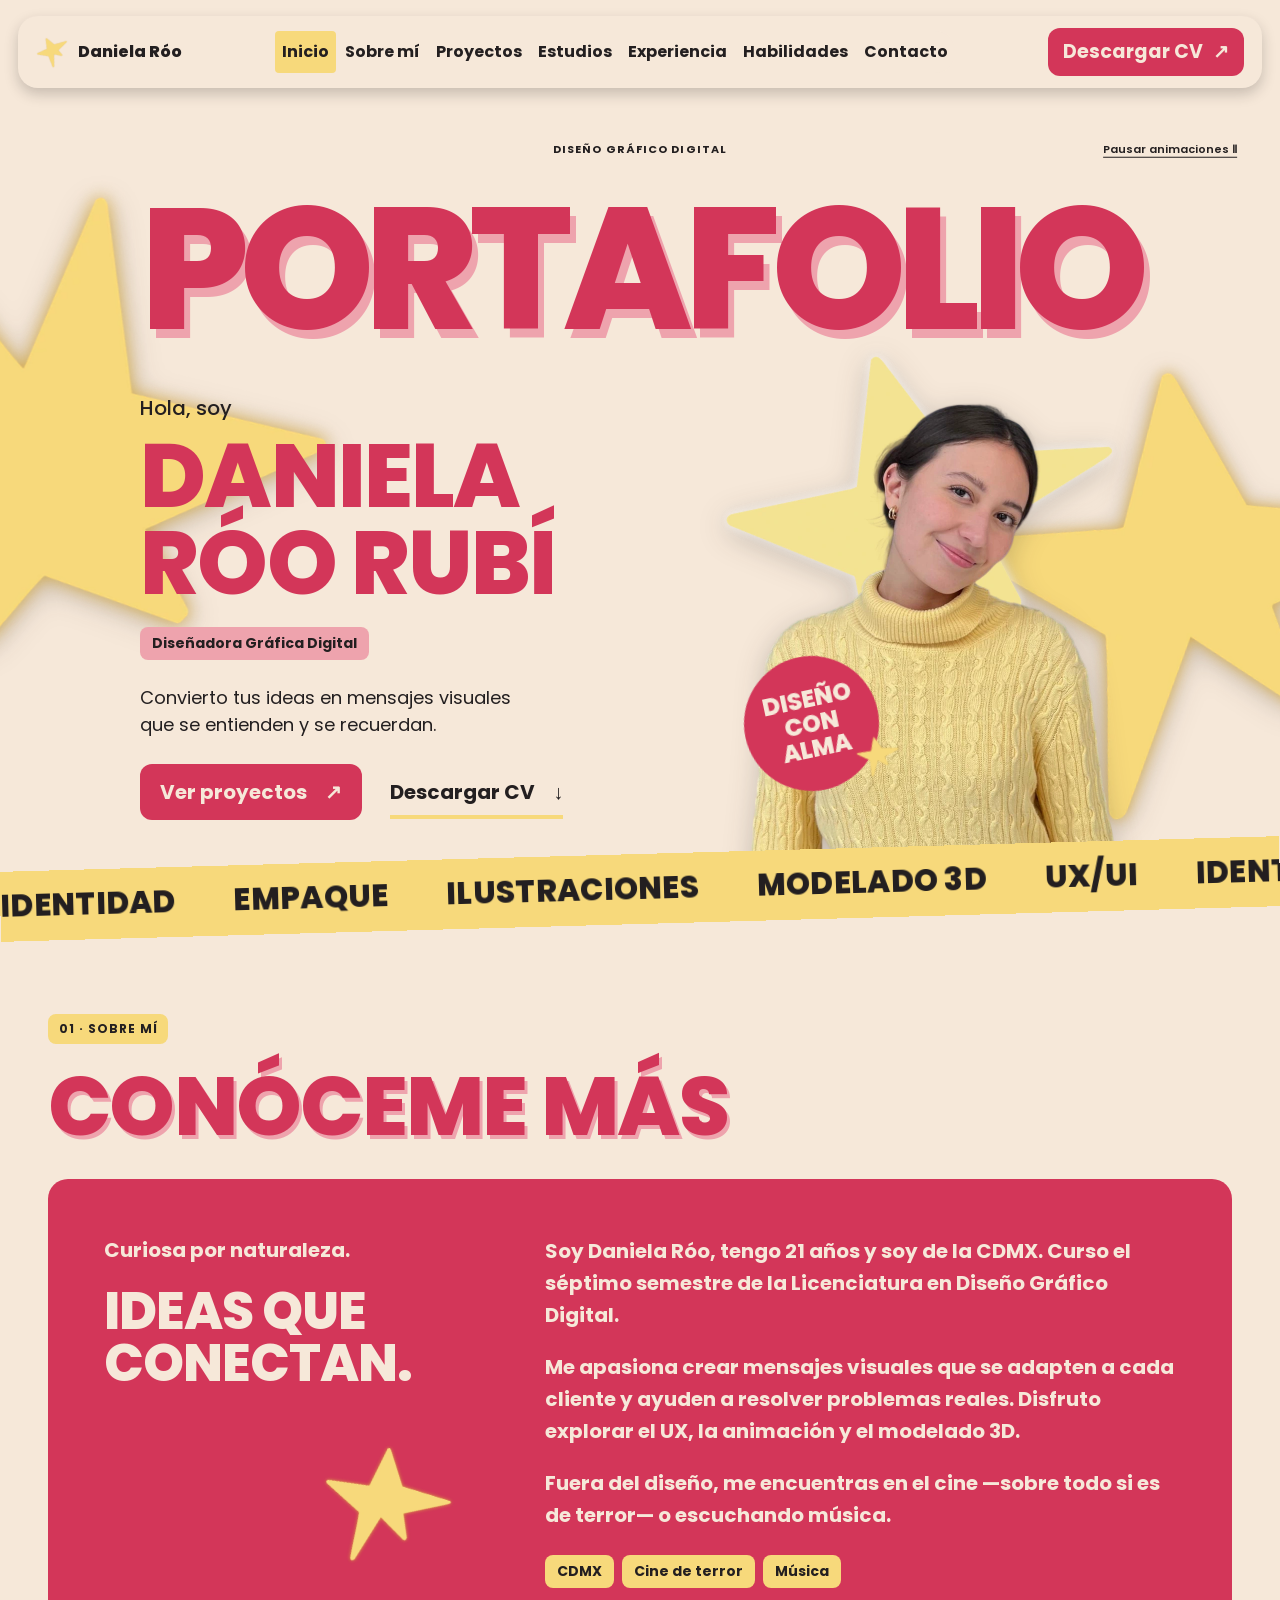
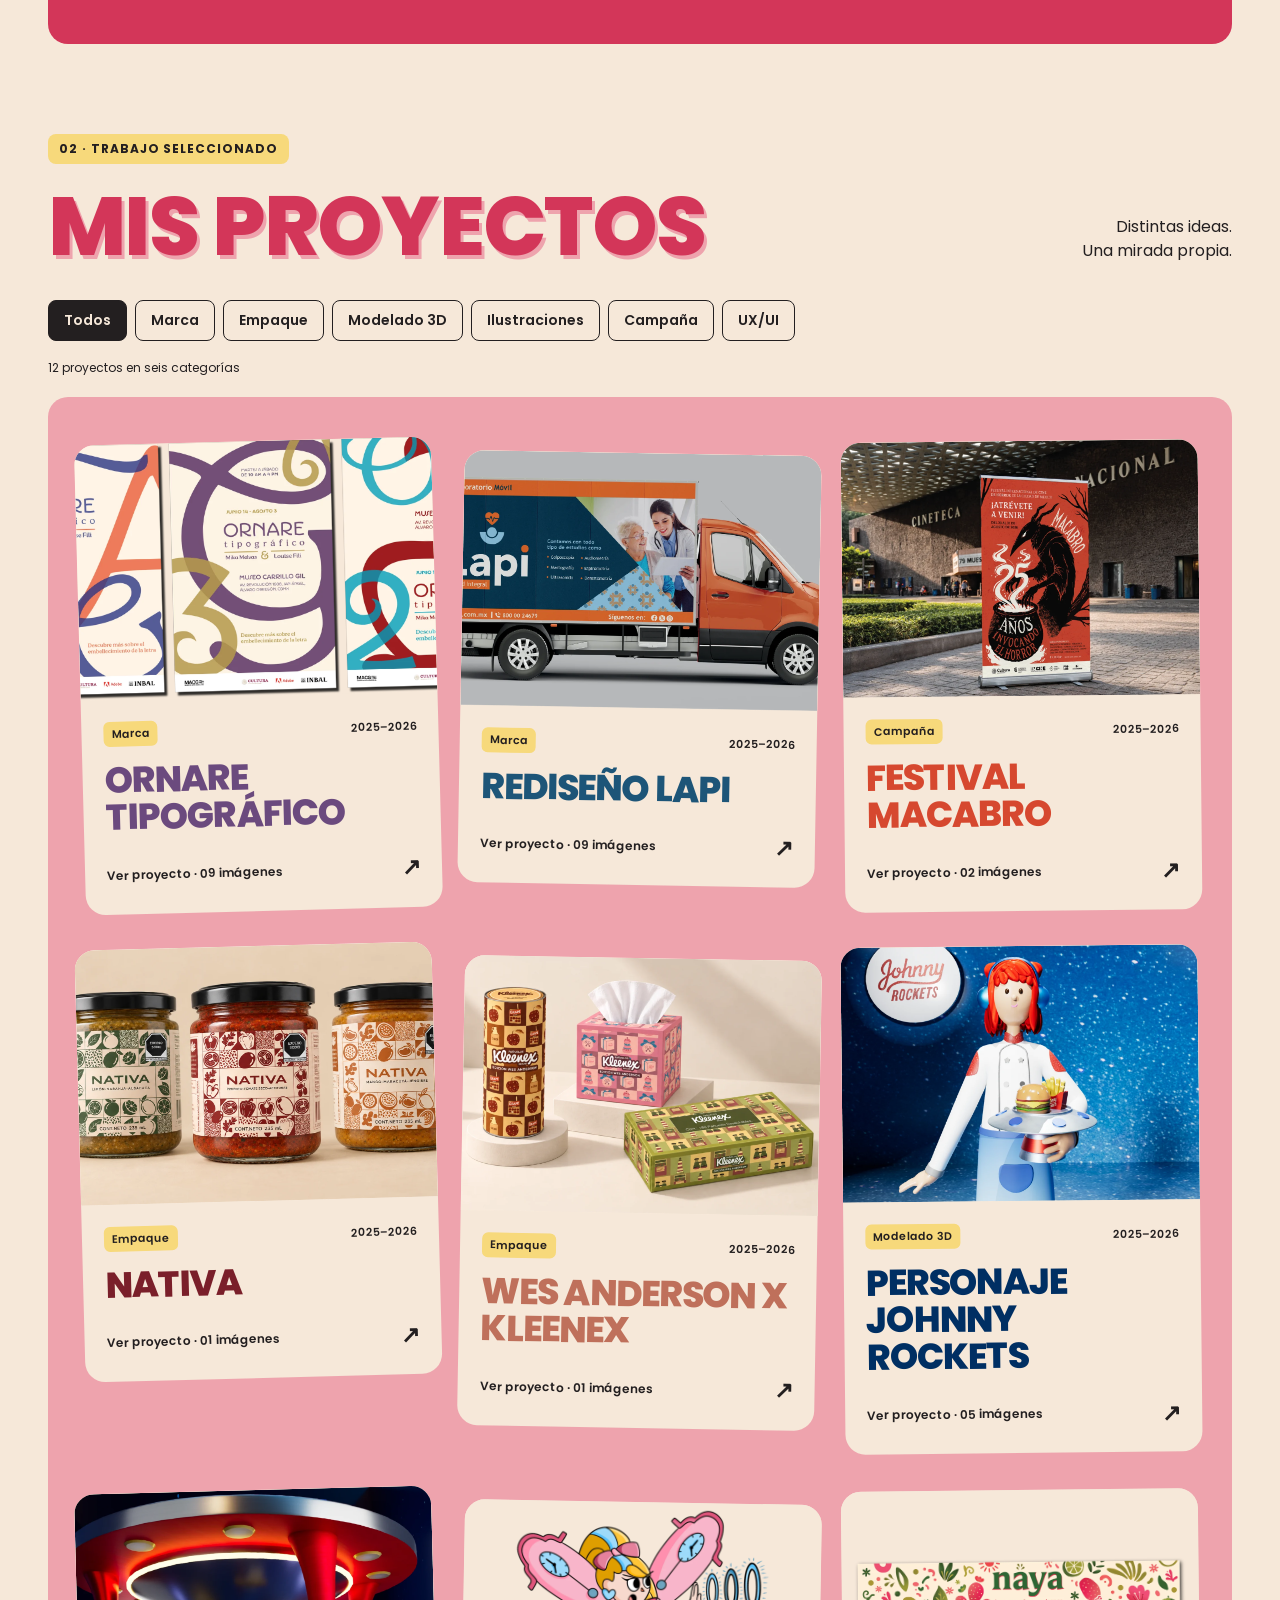
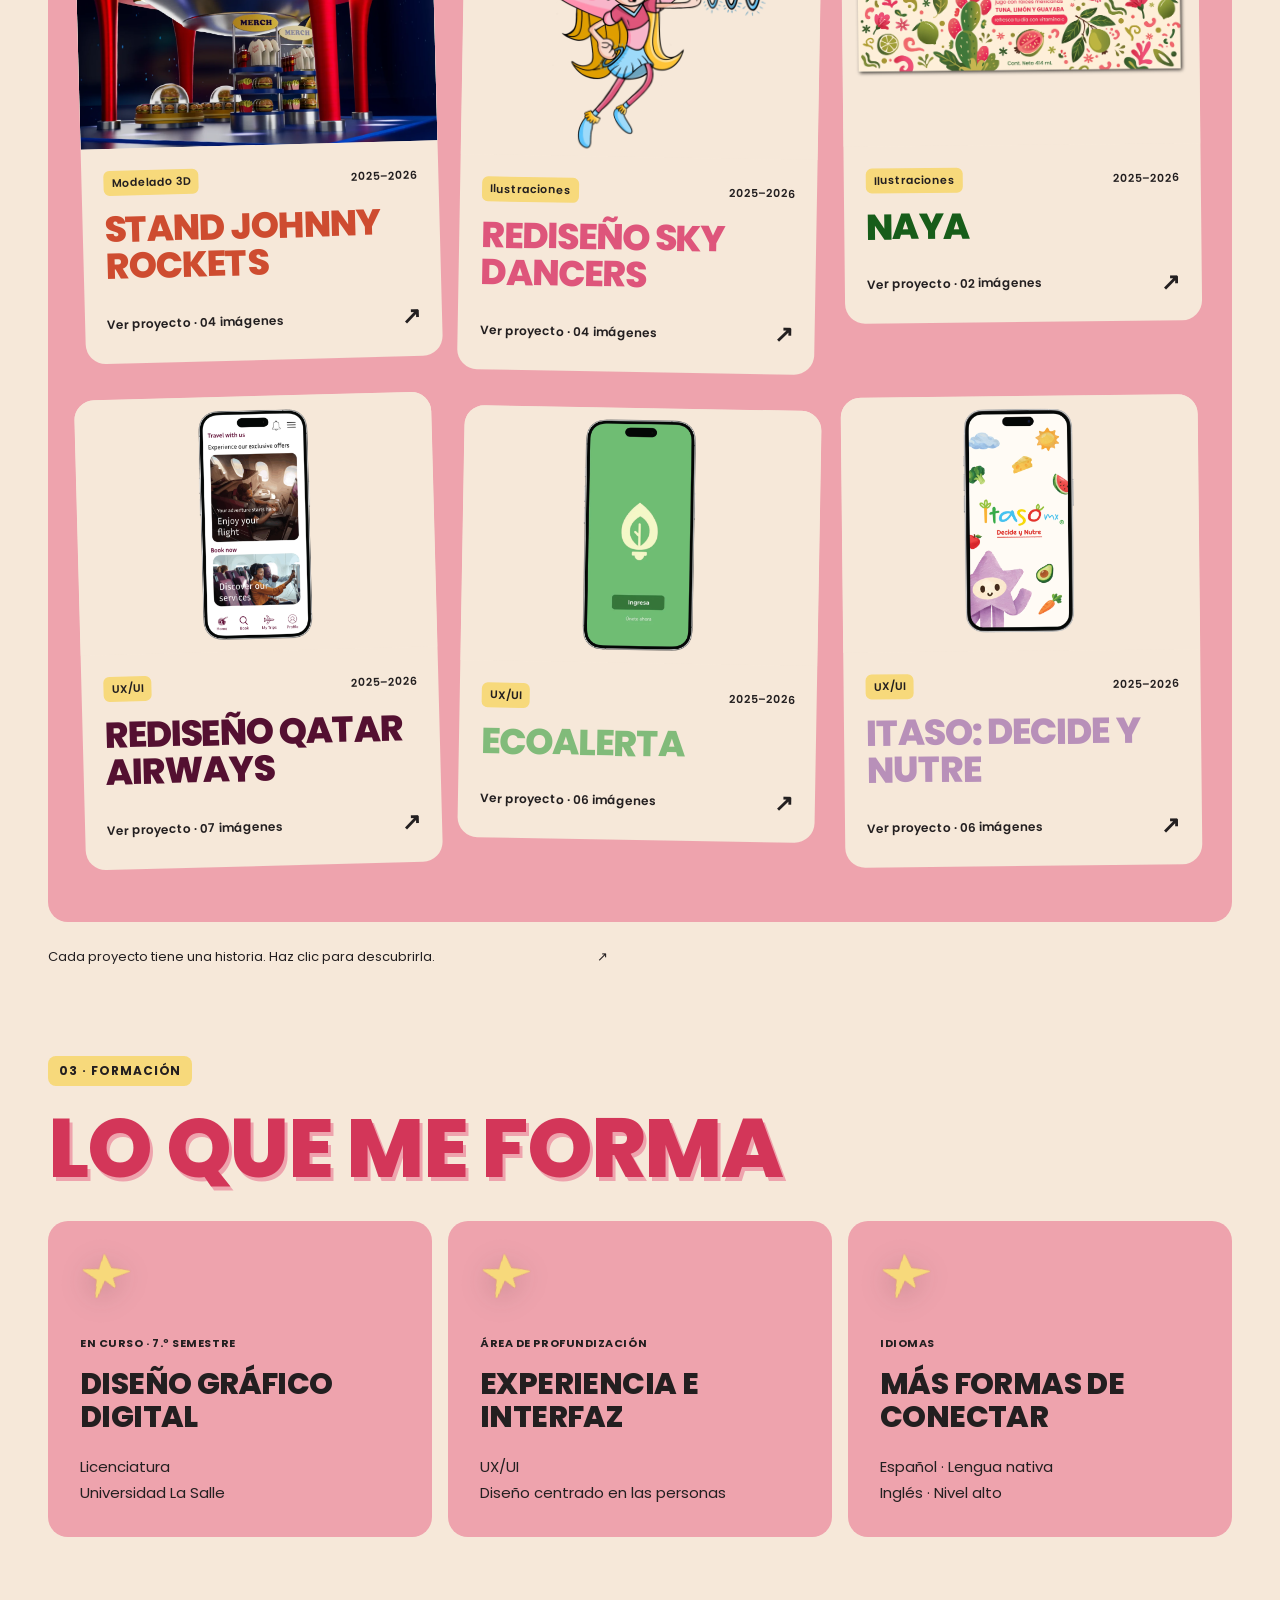
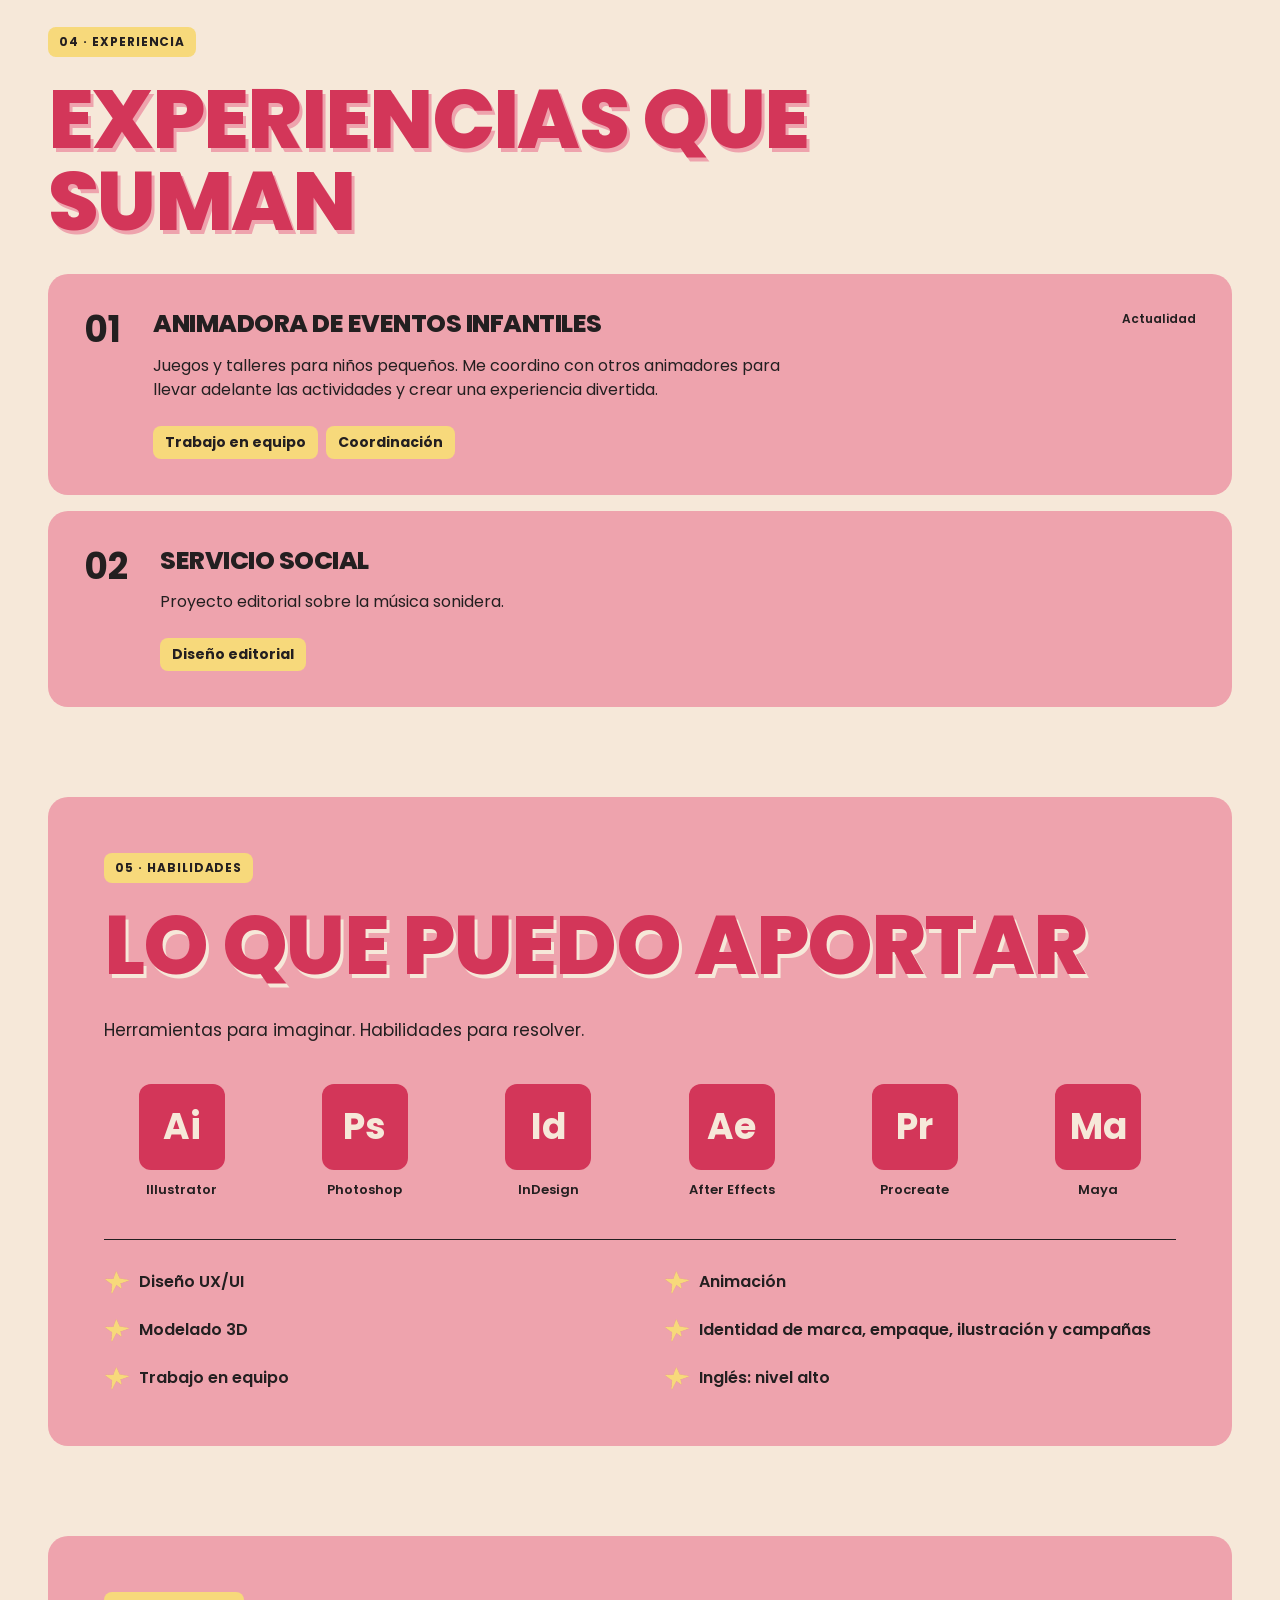
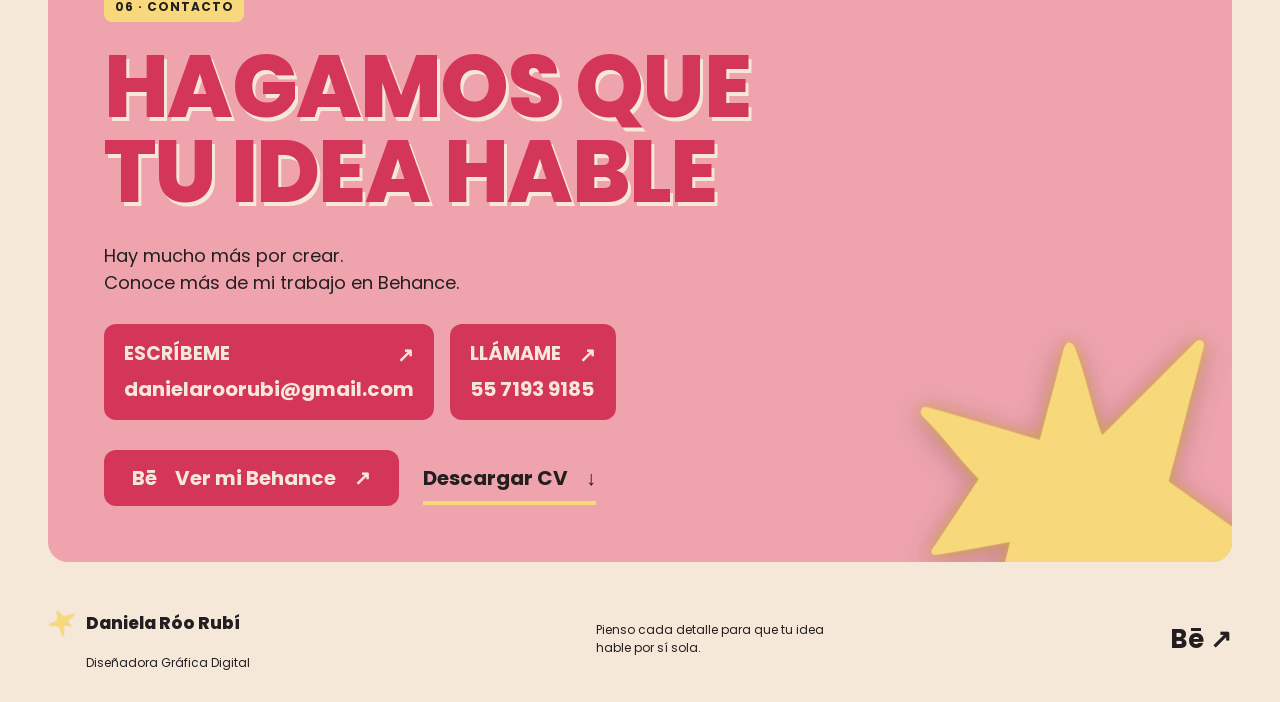
<file: index.html>
<!doctype html>
<html lang="es">
<head>
  <meta charset="UTF-8">
  <meta name="viewport" content="width=device-width, initial-scale=1">
  <meta name="theme-color" content="#f6e8d9">
  <meta name="description" content="Portafolio de Daniela Róo Rubí, diseñadora gráfica digital. Identidad, empaque, ilustración, modelado 3D, campañas y UX/UI.">
  <title>Daniela Róo Rubí · Diseñadora Gráfica Digital</title>
  <link rel="icon" href="assets/estrellados.webp" type="image/webp">
  <link rel="stylesheet" href="fonts.css">
  <link rel="stylesheet" href="styles.css?v=20261019m">
  <script src="projects.js?v=20261019m" defer></script>
  <script src="script.js?v=20261019m" defer></script>
</head>
<body>
<a class="skip-link" href="#contenido">Saltar al contenido</a>
<header class="site-header">
  <a class="logo" href="#inicio" aria-label="Daniela Róo, inicio"><img src="assets/estrellados.webp" width="40" height="40" alt="">Daniela Róo</a>
  <button class="menu-toggle" aria-expanded="false" aria-controls="navigation">Menú <span aria-hidden="true">☰</span></button>
  <nav id="navigation" aria-label="Navegación principal">
    <a href="#inicio" aria-current="location">Inicio</a><a href="#sobre-mi">Sobre mí</a><a href="#proyectos">Proyectos</a><a href="#estudios">Estudios</a><a href="#experiencia">Experiencia</a><a href="#habilidades">Habilidades</a><a href="#contacto">Contacto</a>
  </nav>
  <button class="cv-button header-cv" aria-haspopup="dialog">Descargar CV <span aria-hidden="true">↗</span></button>
</header>
<main id="contenido">
  <section id="inicio" class="hero section-shell" aria-labelledby="hero-title">
    <div class="hero-topline"><span>DISEÑO GRÁFICO DIGITAL</span><button class="motion-toggle" aria-pressed="false">Pausar animaciones <span aria-hidden="true">Ⅱ</span></button></div>
    <h1 id="hero-title" class="echo hero-title" data-text="PORTAFOLIO" aria-label="PORTAFOLIO">PORTAFOLIO</h1>
    <img class="hero-star star-a floating" src="assets/estrellauno.webp" alt="" width="700" height="571">
    <img class="hero-star star-b floating" src="assets/estrellados.webp" alt="" width="700" height="670">
    <div class="hero-layout">
      <div class="hero-copy">
        <p class="greeting">Hola, soy</p>
        <h2>Daniela<br> Róo Rubí</h2>
        <span class="tag pink-tag">Diseñadora Gráfica Digital</span>
        <p class="hero-value">Convierto tus ideas en mensajes visuales que se entienden y se recuerdan.</p>
        <div class="actions"><a href="#proyectos" class="button primary">Ver proyectos <span aria-hidden="true">↗</span><img class="button-star" src="assets/estrellados.webp" alt=""></a><button class="text-button cv-button" aria-haspopup="dialog">Descargar CV <span aria-hidden="true">↓</span></button></div>
      </div>
      <div class="portrait-wrap">
        <img class="portrait" src="assets/mifoto.webp" alt="Daniela Róo Rubí con suéter amarillo y una estrella detrás" width="838" height="1100" fetchpriority="high">
        <div class="seal" aria-label="Diseño con alma"><span>DISEÑO<br>CON<br>ALMA</span><img src="assets/estrellados.webp" alt="" width="48" height="48"></div>
      </div>
    </div>
  </section>
  <div class="ribbon" aria-label="Identidad, empaque, ilustraciones, modelado 3D y UX/UI"><div class="ribbon-track" aria-hidden="true"><span class="ribbon-set"><span class="ribbon-item">IDENTIDAD</span><span class="ribbon-item">EMPAQUE</span><span class="ribbon-item">ILUSTRACIONES</span><span class="ribbon-item">MODELADO 3D</span><span class="ribbon-item">UX/UI</span></span><span class="ribbon-set"><span class="ribbon-item">IDENTIDAD</span><span class="ribbon-item">EMPAQUE</span><span class="ribbon-item">ILUSTRACIONES</span><span class="ribbon-item">MODELADO 3D</span><span class="ribbon-item">UX/UI</span></span></div></div>
  <section id="sobre-mi" class="section-shell about section-space" aria-labelledby="about-title">
    <div class="section-heading"><span class="eyebrow">01 · SOBRE MÍ</span><h2 class="echo" data-text="CONÓCEME MÁS" id="about-title" aria-label="CONÓCEME MÁS">CONÓCEME MÁS</h2></div>
    <div class="about-panel"><div class="about-intro"><span>Curiosa por naturaleza.</span><h3>Ideas que<br>conectan.</h3><img src="assets/estrellados.webp" alt="" width="140" height="134" class="floating"></div><div class="about-body"><p>Soy Daniela Róo, tengo 21 años y soy de la CDMX. Curso el séptimo semestre de la Licenciatura en Diseño Gráfico Digital.</p><p>Me apasiona crear mensajes visuales que se adapten a cada cliente y ayuden a resolver problemas reales. Disfruto explorar el UX, la animación y el modelado 3D.</p><p>Fuera del diseño, me encuentras en el cine —sobre todo si es de terror— o escuchando música.</p><div class="tags"><span class="tag yellow-tag">CDMX</span><span class="tag yellow-tag">Cine de terror</span><span class="tag yellow-tag">Música</span></div></div></div>
  </section>
  <section id="proyectos" class="section-shell projects section-space" aria-labelledby="projects-title">
    <div class="section-heading projects-heading"><div><span class="eyebrow">02 · TRABAJO SELECCIONADO</span><h2 class="echo" id="projects-title" data-text="MIS PROYECTOS" aria-label="MIS PROYECTOS">MIS PROYECTOS</h2></div><p>Distintas ideas.<br>Una mirada propia.</p></div>
    <div class="filters" role="group" aria-label="Filtrar proyectos por categoría"></div>
    <p id="project-count" class="project-count" aria-live="polite" aria-atomic="true"></p>
    <div id="project-grid" class="project-grid"></div>
    <noscript><p>Activa JavaScript para explorar los proyectos y sus galerías. También puedes visitar <a href="https://www.behance.net/danielarooru">mi perfil de Behance</a>.</p></noscript>
    <p class="gallery-note">Cada proyecto tiene una historia. Haz clic para descubrirla. <span aria-hidden="true">↗</span></p>
  </section>
  <section id="estudios" class="section-shell section-space" aria-labelledby="education-title"><div class="section-heading"><span class="eyebrow">03 · FORMACIÓN</span><h2 id="education-title" class="echo" data-text="LO QUE ME FORMA" aria-label="LO QUE ME FORMA">LO QUE ME FORMA</h2></div><div class="education-grid">
    <article class="education-card"><img src="assets/estrellados.webp" alt="" width="50" height="48"><span class="small-label">EN CURSO · 7.º SEMESTRE</span><h3>Diseño Gráfico Digital</h3><p>Licenciatura<br>Universidad La Salle</p></article>
    <article class="education-card"><img src="assets/estrellados.webp" alt="" width="50" height="48"><span class="small-label">ÁREA DE PROFUNDIZACIÓN</span><h3>Experiencia e interfaz</h3><p>UX/UI<br>Diseño centrado en las personas</p></article>
    <article class="education-card"><img src="assets/estrellados.webp" alt="" width="50" height="48"><span class="small-label">IDIOMAS</span><h3>Más formas de conectar</h3><p>Español · Lengua nativa<br>Inglés · Nivel alto</p></article>
  </div></section>
  <section id="experiencia" class="section-shell section-space" aria-labelledby="experience-title"><div class="section-heading"><span class="eyebrow">04 · EXPERIENCIA</span><h2 id="experience-title" class="echo" data-text="EXPERIENCIAS QUE SUMAN" aria-label="EXPERIENCIAS QUE SUMAN">EXPERIENCIAS QUE SUMAN</h2></div><div class="experience-list">
    <article class="experience-card"><span class="experience-number" aria-hidden="true">01</span><div><h3>Animadora de eventos infantiles</h3><p>Juegos y talleres para niños pequeños. Me coordino con otros animadores para llevar adelante las actividades y crear una experiencia divertida.</p><div class="tags"><span class="tag yellow-tag">Trabajo en equipo</span><span class="tag yellow-tag">Coordinación</span></div></div><span class="experience-date">Actualidad</span></article>
    <article class="experience-card"><span class="experience-number" aria-hidden="true">02</span><div><h3>Servicio social</h3><p>Proyecto editorial sobre la música sonidera.</p><div class="tags"><span class="tag yellow-tag">Diseño editorial</span></div></div></article>
  </div></section>
  <section id="habilidades" class="section-shell section-space" aria-labelledby="skills-title"><div class="skills-panel"><div class="section-heading"><span class="eyebrow">05 · HABILIDADES</span><h2 id="skills-title" class="echo" data-text="LO QUE PUEDO APORTAR" aria-label="LO QUE PUEDO APORTAR">LO QUE PUEDO APORTAR</h2></div><p class="skills-lead">Herramientas para imaginar. Habilidades para resolver.</p><ul class="software-list" aria-label="Programas"><li><span>Ai</span>Illustrator</li><li><span>Ps</span>Photoshop</li><li><span>Id</span>InDesign</li><li><span>Ae</span>After Effects</li><li><span>Pr</span>Procreate</li><li><span>Ma</span>Maya</li></ul><ul class="skill-list"><li>Diseño UX/UI</li><li>Animación</li><li>Modelado 3D</li><li>Identidad de marca, empaque, ilustración y campañas</li><li>Trabajo en equipo</li><li>Inglés: nivel alto</li></ul></div></section>
  <section id="contacto" class="section-shell section-space" aria-labelledby="contact-title"><div class="contact-panel"><span class="eyebrow">06 · CONTACTO</span><h2 id="contact-title" class="echo" data-text="HAGAMOS QUE&#10;TU IDEA HABLE" aria-label="HAGAMOS QUE TU IDEA HABLE">HAGAMOS QUE<br>TU IDEA HABLE</h2><p>Hay mucho más por crear.<br>Conoce más de mi trabajo en Behance.</p><address class="contact-details"><a href="mailto:danielaroorubi@gmail.com"><span class="contact-label">ESCRÍBEME</span><span>danielaroorubi@gmail.com</span><span aria-hidden="true">↗</span></a><a href="tel:+525571939185"><span class="contact-label">LLÁMAME</span><span>55 7193 9185</span><span aria-hidden="true">↗</span></a></address><div class="actions"><a class="button primary" href="https://www.behance.net/danielarooru" target="_blank" rel="noopener noreferrer" aria-label="Ver mi Behance (abre en otra pestaña)"><span aria-hidden="true">Bē</span> Ver mi Behance <span aria-hidden="true">↗</span><img class="button-star" src="assets/estrellados.webp" alt=""></a><button class="text-button cv-button" aria-haspopup="dialog">Descargar CV <span aria-hidden="true">↓</span></button></div><img class="contact-star floating" src="assets/estrellauno.webp" alt="" width="700" height="571"></div></section>
</main>
<footer class="section-shell"><div><a class="logo" href="#inicio"><img src="assets/estrellados.webp" alt="" width="40" height="40">Daniela Róo Rubí</a><p>Diseñadora Gráfica Digital</p></div><p>Pienso cada detalle para que tu idea<br>hable por sí sola.</p><a class="footer-behance" href="https://www.behance.net/danielarooru" target="_blank" rel="noopener noreferrer" aria-label="Behance de Daniela (abre en otra pestaña)">Bē <span aria-hidden="true">↗</span></a></footer>
<dialog class="project-dialog" id="project-dialog" aria-labelledby="dialog-title"><div class="dialog-toolbar"><span>UNA IDEA, TODOS SUS DETALLES</span><button class="close-dialog" aria-label="Cerrar proyecto">Cerrar <span aria-hidden="true">×</span></button></div><div id="dialog-content"></div></dialog>
<dialog class="cv-dialog" id="cv-dialog" aria-labelledby="cv-title"><button class="close-cv" aria-label="Cerrar aviso">×</button><span class="eyebrow">EN PREPARACIÓN</span><h2 id="cv-title">Mi CV, muy pronto.</h2><p>El archivo PDF todavía no está disponible. Mientras tanto, puedes explorar mi formación, experiencia y proyectos en esta página.</p><button class="button primary close-cv">Seguir explorando</button></dialog>
<span class="custom-cursor" aria-hidden="true"></span><div class="click-effects" aria-hidden="true"></div>
</body>
</html>
</file>
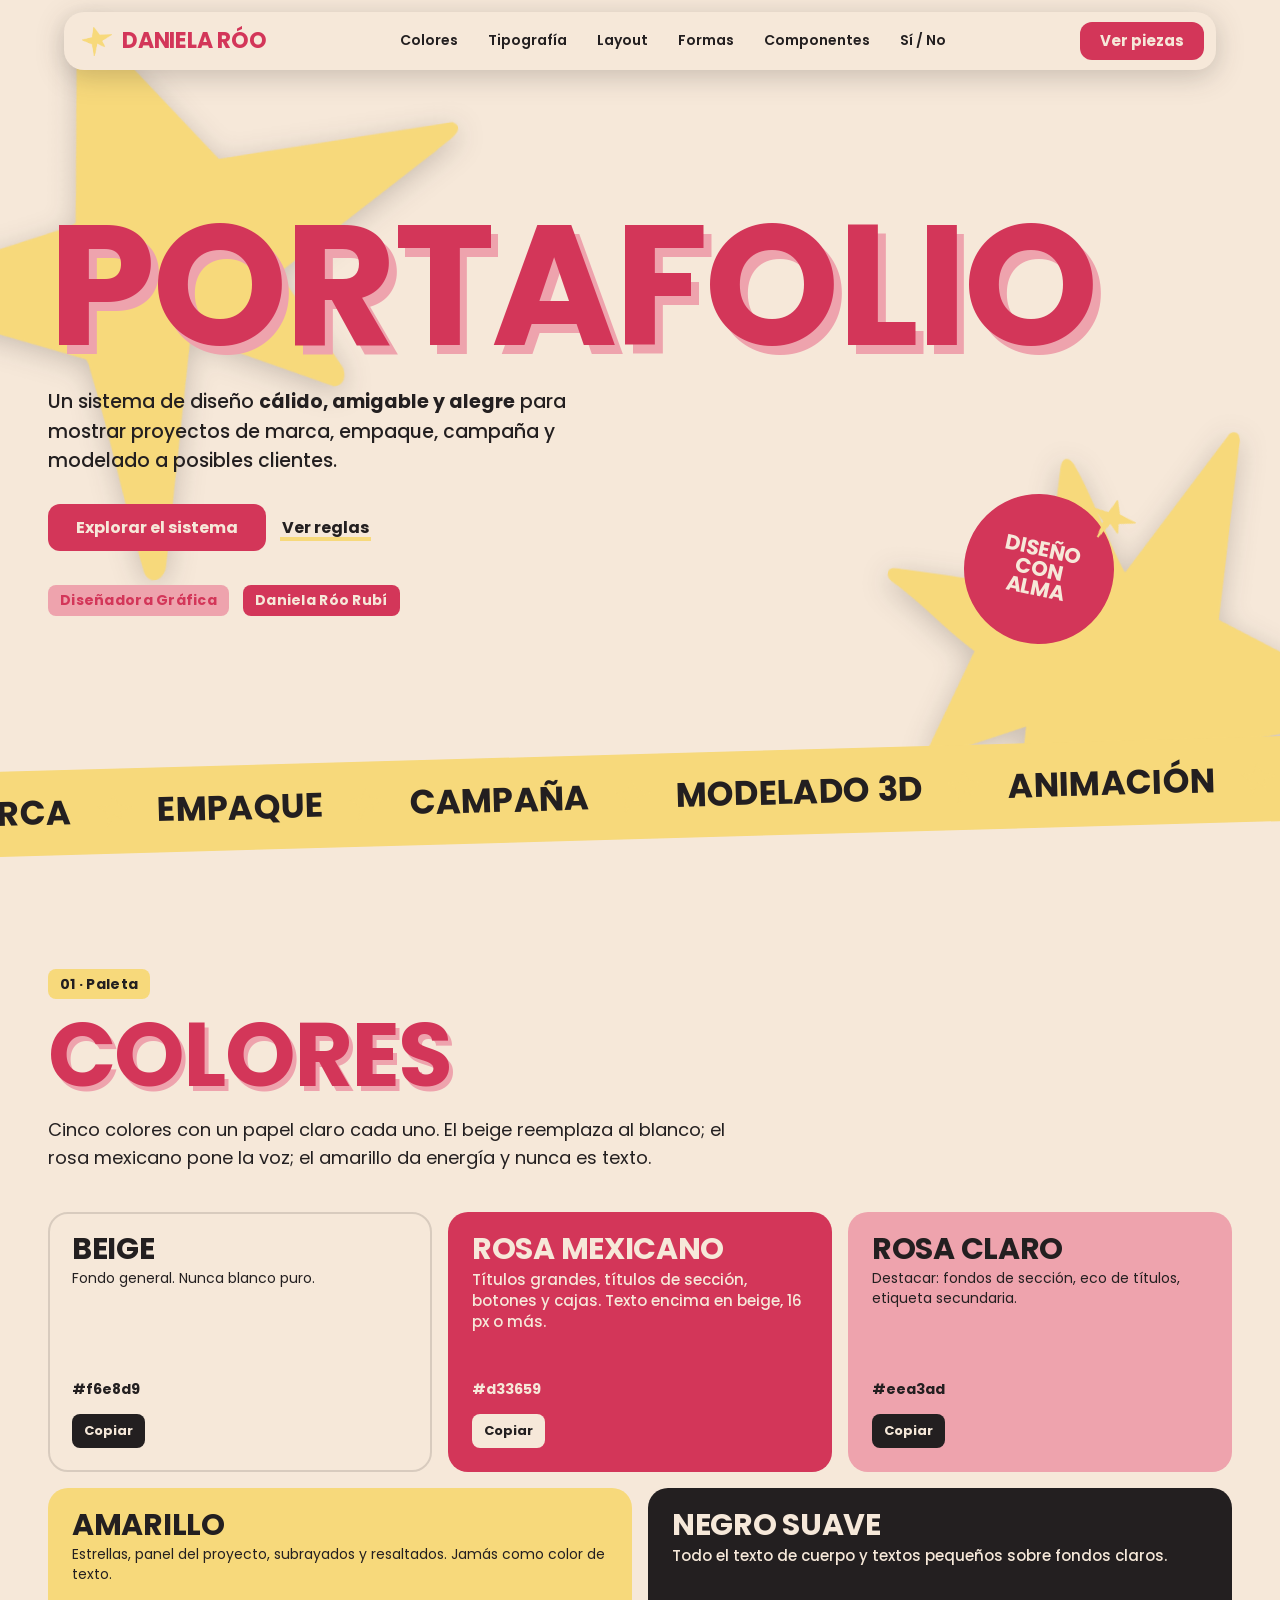
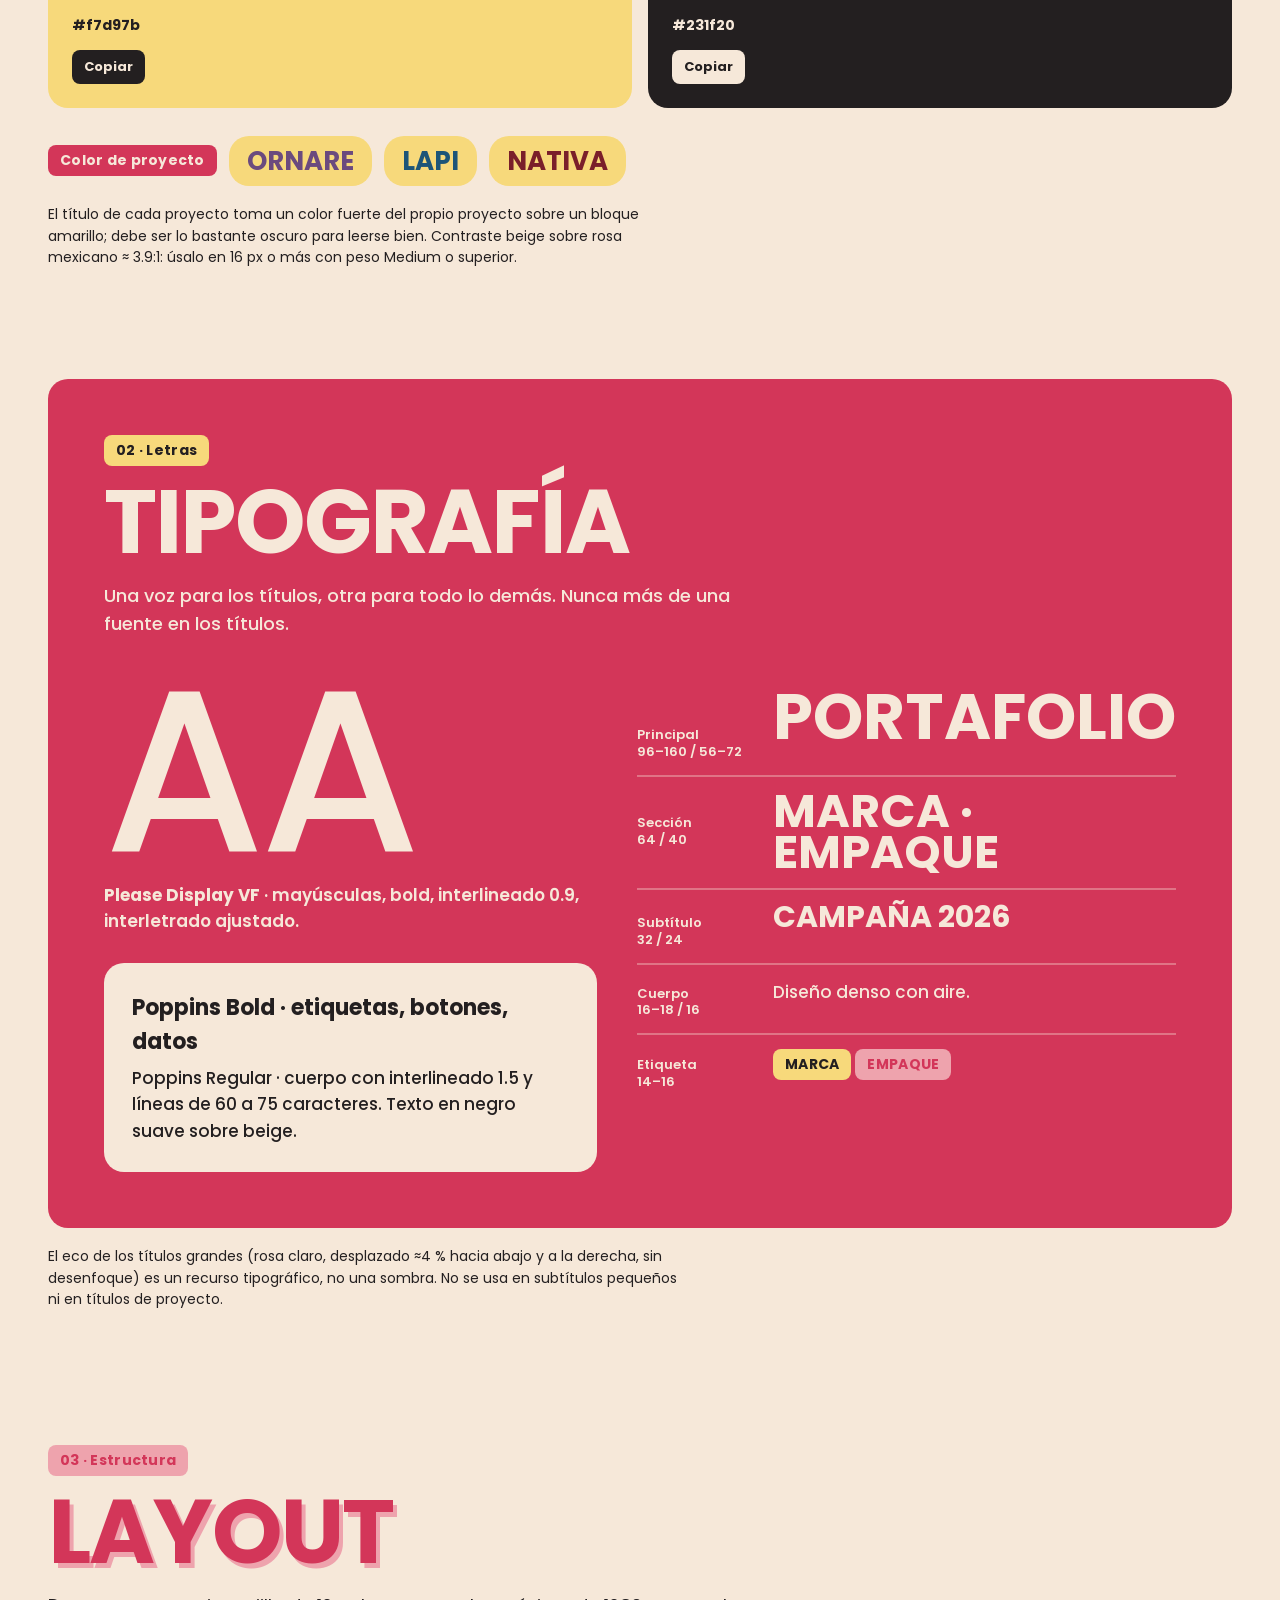
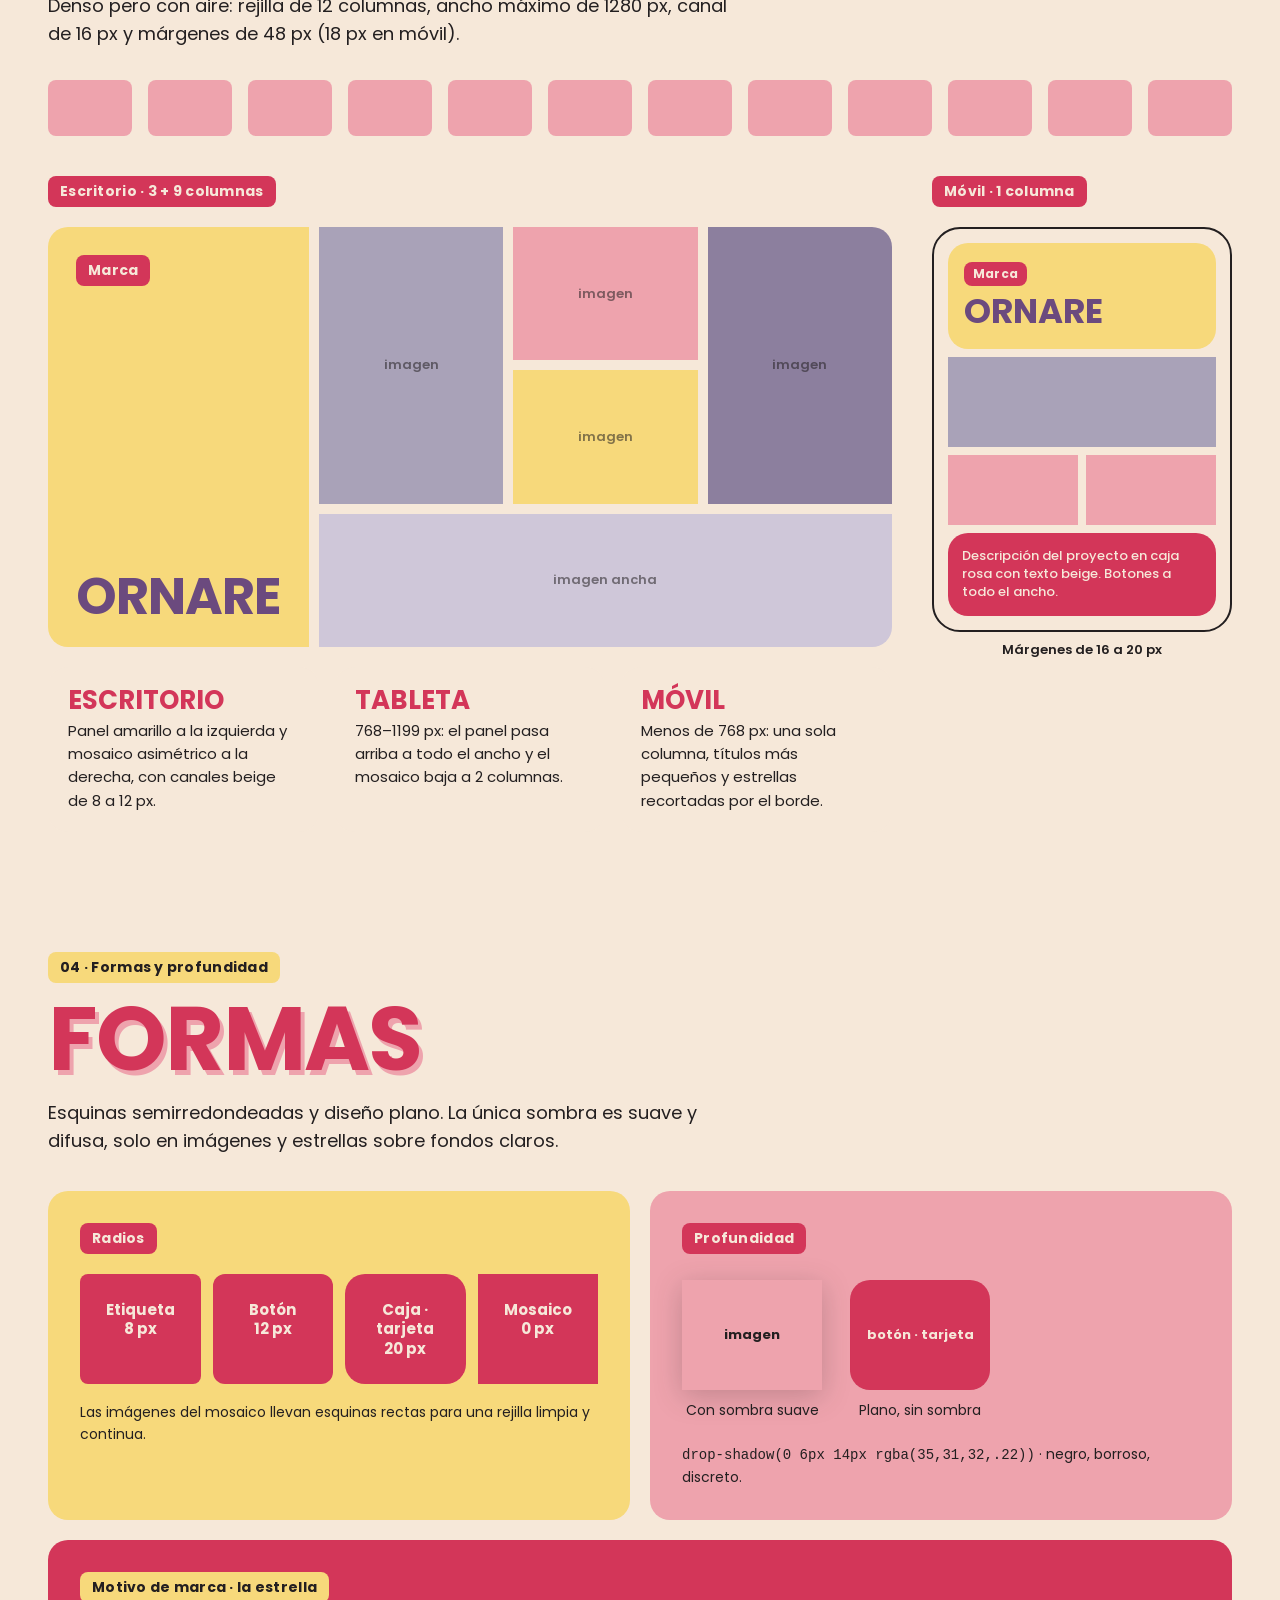
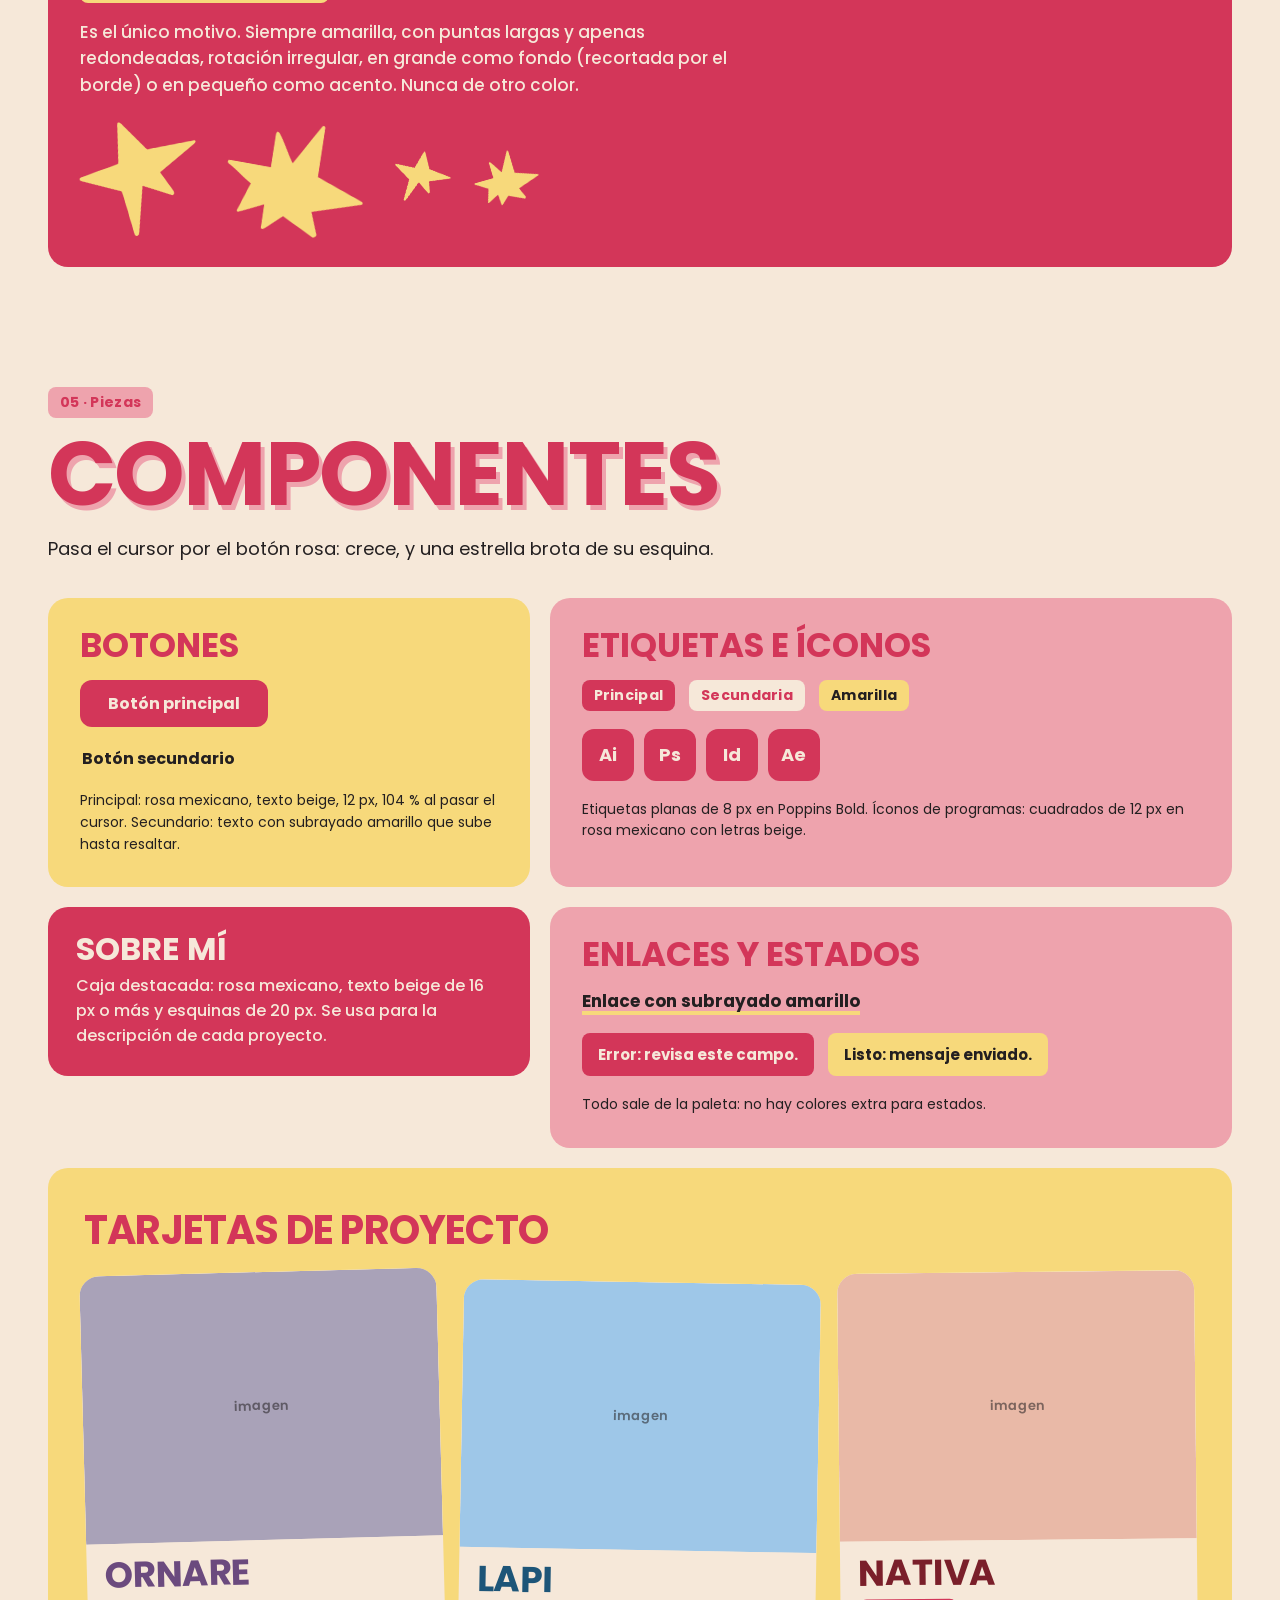
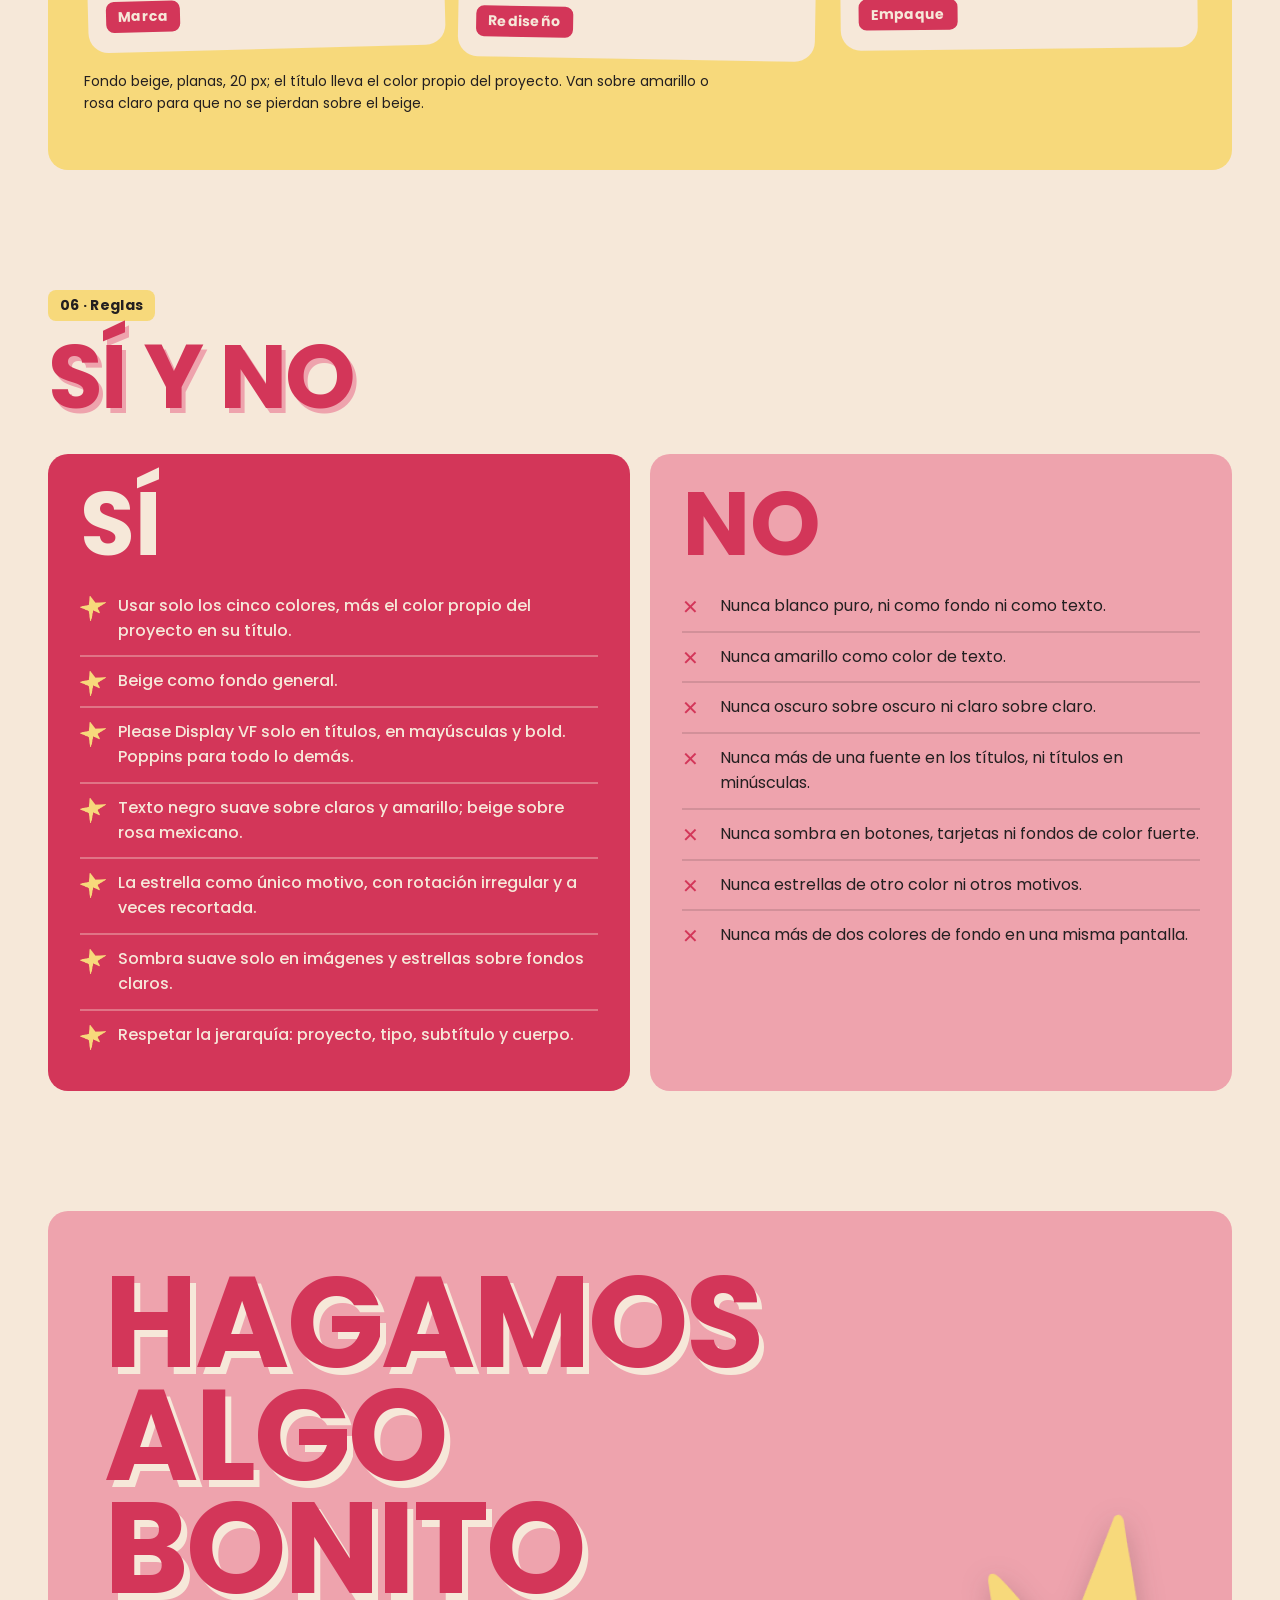
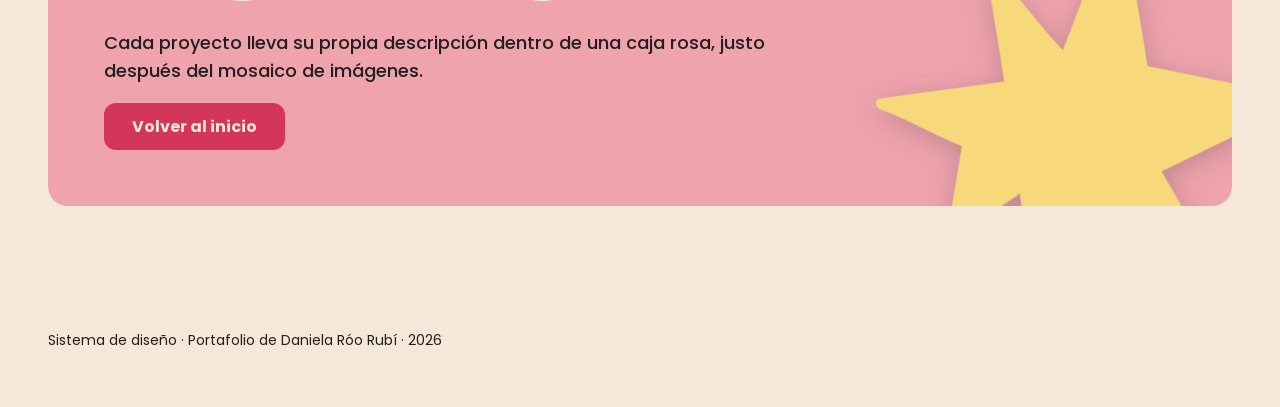
<file: design.html>
<!DOCTYPE html>
<html lang="es">
<head>
<meta charset="UTF-8">
<meta name="viewport" content="width=device-width, initial-scale=1.0">
<title>Sistema de diseño — Portafolio de Daniela Róo Rubí</title>
<meta name="description" content="Previsualización web del sistema de diseño: colores, tipografía, layout, formas, componentes y reglas.">
<link rel="preconnect" href="https://fonts.googleapis.com">
<link rel="preconnect" href="https://fonts.gstatic.com" crossorigin>
<link href="https://fonts.googleapis.com/css2?family=Poppins:wght@400;500;600;700;800&display=swap" rel="stylesheet">
<style>
:root{
  --beige:#f6e8d9;
  --rosa:#d33659;
  --rosa-claro:#eea3ad;
  --amarillo:#f7d97b;
  --tinta:#231f20;
  --r-tag:8px;
  --r-btn:12px;
  --r-box:20px;
  --sombra:drop-shadow(0 6px 14px rgba(35,31,32,.22));
  --f-display:"Please Display VF","Please Display","Poppins","Arial Black",system-ui,sans-serif;
  --f-body:"Poppins",system-ui,sans-serif;
  --star1:url("[data-uri]");
  --star2:url("[data-uri]");
}
*{box-sizing:border-box}
html{scroll-behavior:smooth}
body{margin:0;background:var(--beige);color:var(--tinta);font-family:var(--f-body);font-size:17px;line-height:1.55;overflow-x:hidden}
img,svg{max-width:100%}
.wrap{max-width:1280px;margin:0 auto;padding:0 48px}
@media(max-width:768px){.wrap{padding:0 18px}}

/* ---------- Tipografía base ---------- */
.display{font-family:var(--f-display);font-weight:700;text-transform:uppercase;letter-spacing:-.02em;line-height:.9;margin:0}
/* Eco: copia rosa claro desplazada ~4 % detrás del título (text-shadow sin blur: siempre coincide con el texto) */
.echo{color:var(--rosa);text-shadow:.045em .055em 0 var(--rosa-claro)}
.skip{position:absolute;left:-9999px;top:0;background:var(--tinta);color:var(--beige);padding:10px 16px;z-index:99;border-radius:0 0 8px 0}
.skip:focus{left:0}
a:focus-visible,button:focus-visible{outline:2px solid var(--tinta);outline-offset:2px}

/* ---------- Estrellas (imágenes originales) ---------- */
.star{position:absolute;background-repeat:no-repeat;background-size:contain;background-position:center;pointer-events:none}
.s1{background-image:var(--star1);aspect-ratio:700/668}
.s2{background-image:var(--star2);aspect-ratio:700/560}
.on-light{filter:var(--sombra)}

/* ---------- Navegación ---------- */
.nav{position:sticky;top:12px;z-index:30;max-width:1184px;margin:12px auto 0;padding:0 16px}
.nav-in{display:flex;align-items:center;gap:20px;background:var(--beige);border-radius:var(--r-box);padding:10px 12px 10px 18px;filter:var(--sombra)}
.logo{display:flex;align-items:center;gap:10px;font-family:var(--f-display);font-weight:700;text-transform:uppercase;font-size:22px;color:var(--rosa);text-decoration:none;letter-spacing:-.01em;line-height:1}
.logo i{display:block;width:30px;height:29px;background:var(--star1) center/contain no-repeat}
.nav ul{display:flex;gap:6px;list-style:none;margin:0 auto;padding:0}
.nav ul a{display:block;padding:6px 12px;border-radius:var(--r-tag);color:var(--tinta);font-weight:600;font-size:14px;text-decoration:none;box-shadow:inset 0 -4px 0 transparent;transition:box-shadow .2s}
.nav ul a:hover{box-shadow:inset 0 -1.5em 0 var(--amarillo)}
@media(max-width:900px){.nav ul{display:none}.nav-in{justify-content:space-between}}

/* ---------- Botones ---------- */
.btn{font-family:var(--f-body);font-weight:700;font-size:16px;cursor:pointer;border:none;text-decoration:none;display:inline-block;line-height:1.2}
.btn-p{position:relative;background:var(--rosa);color:var(--beige);padding:14px 28px;border-radius:var(--r-btn);transition:transform .2s ease}
.btn-p:hover{transform:scale(1.04)}
.btn-p:active{transform:scale(.97)}
.btn-p .pop{position:absolute;top:-16px;right:-14px;width:32px;height:31px;background:var(--star1) center/contain no-repeat;transform:scale(0) rotate(0);transition:transform .25s cubic-bezier(.34,1.56,.64,1)}
.btn-p:hover .pop,.btn-p:focus-visible .pop{transform:scale(1) rotate(20deg)}
.btn-s{background:transparent;color:var(--tinta);padding:4px 2px;box-shadow:inset 0 -4px 0 var(--amarillo);transition:box-shadow .2s}
.btn-s:hover{box-shadow:inset 0 -1.5em 0 var(--amarillo)}
.btn-sm{padding:10px 20px;font-size:15px}

/* ---------- Etiquetas ---------- */
.tag{display:inline-block;font-weight:700;font-size:14px;line-height:1.2;padding:7px 12px;border-radius:var(--r-tag);letter-spacing:.02em}
.tag-p{background:var(--rosa);color:var(--beige)}
.tag-s{background:var(--rosa-claro);color:var(--rosa)}
.tag-y{background:var(--amarillo);color:var(--tinta)}

/* ---------- Hero ---------- */
.hero{position:relative;overflow:hidden;margin-top:-76px;padding:150px 0 90px;min-height:760px;display:flex;align-items:center}
.hero .s1{width:min(46vw,640px);left:-9vw;top:20px;transform:rotate(-6deg)}
.hero .s2{width:min(40vw,560px);right:-9vw;bottom:-6vw;transform:rotate(8deg)}
.hero-in{position:relative;z-index:2;width:100%}
.hero h1{font-size:clamp(64px,13.4vw,200px);line-height:.88;margin:18px 0 26px}
.hero p.lead{max-width:46ch;font-size:19px;margin:0 0 28px;font-weight:500}
.row{display:flex;flex-wrap:wrap;gap:14px;align-items:center}
.sticker{position:absolute;right:13%;top:500px;z-index:3;width:150px;height:150px;border-radius:50%;background:var(--rosa);color:var(--beige);display:grid;place-items:center;text-align:center;font-family:var(--f-display);font-weight:700;text-transform:uppercase;font-size:21px;line-height:.95;padding:20px;transform:rotate(12deg)}
.sticker::after{content:"";position:absolute;right:-8px;top:-8px;width:44px;height:42px;background:var(--star1) center/contain no-repeat;transform:rotate(18deg)}
@media(max-width:900px){.hero h1{font-size:12vw}.hero{padding:130px 0 170px;min-height:0}.sticker{width:110px;height:110px;font-size:16px;top:auto;bottom:24px;right:14px}.hero .s1{width:70vw;left:-22vw}.hero .s2{width:60vw;right:-22vw;bottom:-14vw}}

/* ---------- Cinta amarilla (estilo ribbon) ---------- */
.ribbon-wrap{overflow:hidden;position:relative;z-index:4;padding:34px 0;margin-top:-34px}
.ribbon{background:var(--amarillo);transform:rotate(-1.6deg);margin:0 -60px;padding:16px 0;overflow:hidden}
.ribbon-track{display:flex;width:max-content;animation:run 32s linear infinite}
.ribbon span{font-family:var(--f-display);font-weight:700;text-transform:uppercase;font-size:34px;letter-spacing:.01em;color:var(--tinta);white-space:nowrap;display:flex;align-items:center;gap:26px;padding-right:26px}
.ribbon span i{display:block;width:34px;height:33px;background:var(--star1) center/contain no-repeat;transform:rotate(12deg)}
@keyframes run{to{transform:translateX(-50%)}}

/* ---------- Secciones ---------- */
section{padding:96px 0;position:relative}
@media(max-width:768px){section{padding:64px 0}}
.kicker{margin-bottom:16px}
h2.sec{font-size:clamp(44px,7vw,92px);margin:0 0 20px}
.lead{max-width:62ch;font-size:18px}
.block{border-radius:var(--r-box);padding:56px}
@media(max-width:768px){.block{padding:28px 20px}}
.on-rosa{background:var(--rosa);color:var(--beige)}
.on-rosa p,.on-rosa li{font-weight:500}
.on-rosa h2.sec{color:var(--beige);text-shadow:none}
.on-amarillo{background:var(--amarillo)}
.on-rosaclaro{background:var(--rosa-claro)}

/* ---------- Colores ---------- */
.palette{display:grid;grid-template-columns:repeat(6,1fr);gap:16px;margin-top:40px}
.tile{border-radius:var(--r-box);padding:24px;min-height:220px;display:flex;flex-direction:column;justify-content:space-between;position:relative;transition:transform .2s}
.tile:hover{transform:rotate(-1.2deg) translateY(-4px)}
.tile h3{font-family:var(--f-display);text-transform:uppercase;font-size:30px;line-height:.92;margin:0 0 6px;letter-spacing:-.01em}
.tile p{margin:0;font-size:14px;line-height:1.4}
.tile code{font-family:var(--f-body);font-weight:700;font-size:14px}
.tile .copy{align-self:flex-start;margin-top:12px;font:inherit;font-weight:700;font-size:13px;border:none;border-radius:var(--r-tag);padding:7px 12px;cursor:pointer}
.t-beige{grid-column:span 2;background:var(--beige);color:var(--tinta);outline:2px solid rgba(35,31,32,.14);outline-offset:-2px}
.t-rosa{grid-column:span 2;background:var(--rosa);color:var(--beige);min-height:260px}
.t-claro{grid-column:span 2;background:var(--rosa-claro);color:var(--tinta)}
.t-amarillo{grid-column:span 3;background:var(--amarillo);color:var(--tinta)}
.t-tinta{grid-column:span 3;background:var(--tinta);color:var(--beige)}
.t-beige .copy,.t-claro .copy,.t-amarillo .copy{background:var(--tinta);color:var(--beige)}
.t-rosa .copy,.t-tinta .copy{background:var(--beige);color:var(--tinta)}
.t-rosa p,.t-tinta p{font-weight:500;font-size:15px}
.projects-colors{display:flex;gap:12px;flex-wrap:wrap;margin-top:28px;align-items:center}
.pc{display:flex;align-items:center;gap:10px;background:var(--amarillo);border-radius:var(--r-box);padding:12px 18px;font-family:var(--f-display);text-transform:uppercase;font-weight:700;font-size:26px;line-height:1}
.note{font-size:14px;margin-top:18px;max-width:70ch}
@media(max-width:900px){.palette{grid-template-columns:repeat(2,1fr)}.t-beige,.t-rosa,.t-claro,.t-amarillo,.t-tinta{grid-column:span 1}.t-rosa{grid-column:span 2}}
@media(max-width:520px){.palette{grid-template-columns:1fr}.t-rosa{grid-column:span 1}}

/* ---------- Tipografía ---------- */
.type-grid{display:grid;grid-template-columns:1.1fr 1fr;gap:40px;margin-top:36px;align-items:start}
.specimen{font-family:var(--f-display);font-weight:700;text-transform:uppercase;line-height:.85;letter-spacing:-.02em;font-size:clamp(120px,18vw,260px);color:var(--beige);margin:0}
.scale{list-style:none;margin:0;padding:0}
.scale li{display:grid;grid-template-columns:120px 1fr;gap:16px;align-items:baseline;padding:14px 0;border-bottom:2px solid rgba(246,232,217,.35)}
.scale li:last-child{border-bottom:none}
.scale small{font-size:13px;font-weight:600;line-height:1.3}
.scale .d{font-family:var(--f-display);font-weight:700;text-transform:uppercase;line-height:.9;color:var(--beige)}
.poppins-demo{background:var(--beige);color:var(--tinta);border-radius:var(--r-box);padding:28px;margin-top:28px}
.poppins-demo b{font-weight:700}
@media(max-width:900px){.type-grid{grid-template-columns:1fr}.scale li{grid-template-columns:1fr;gap:4px}}

/* ---------- Layout ---------- */
.cols12{display:grid;grid-template-columns:repeat(12,1fr);gap:16px;margin:32px 0}
.cols12 div{height:56px;background:var(--rosa-claro);border-radius:var(--r-tag)}
.proj{display:grid;grid-template-columns:3fr 9fr;gap:10px;margin-top:20px}
.proj-panel{background:var(--amarillo);padding:28px;display:flex;flex-direction:column;justify-content:space-between;min-height:420px;border-radius:var(--r-box) 0 0 var(--r-box)}
.proj-panel h3{font-size:clamp(34px,4vw,58px);color:#6b4a7e}
.mosaic{display:grid;grid-template-columns:repeat(6,1fr);grid-template-rows:repeat(3,1fr);gap:10px;min-height:420px}
.mosaic div{display:grid;place-items:center;font-size:13px;font-weight:600;color:rgba(35,31,32,.55);border-radius:0}
.m1{grid-column:span 2;grid-row:span 2;background:#a9a2b8}
.m2{grid-column:span 2;background:var(--rosa-claro)}
.m3{grid-column:span 2;grid-row:span 2;background:#8c7f9e}
.m4{grid-column:span 2;background:var(--amarillo)}
.m5{grid-column:span 6;background:#cfc7d9}
.mosaic div:nth-child(3){border-radius:0 var(--r-box) 0 0}
.mosaic div:last-child{border-radius:0 0 var(--r-box) 0}
.layout-grid{display:grid;grid-template-columns:1fr 300px;gap:40px;align-items:start;margin-top:40px}
.phone{border:2px solid var(--tinta);border-radius:28px;padding:14px;background:var(--beige);display:flex;flex-direction:column;gap:8px}
.phone .p-panel{background:var(--amarillo);padding:16px;border-radius:var(--r-box)}
.phone .p-panel h4{font-family:var(--f-display);text-transform:uppercase;font-size:34px;line-height:.9;margin:0 0 6px;color:#6b4a7e}
.phone .p-img{height:90px;background:#a9a2b8}
.phone .p-two{display:grid;grid-template-columns:1fr 1fr;gap:8px}
.phone .p-two div{height:70px;background:var(--rosa-claro)}
.phone .p-box{background:var(--rosa);color:var(--beige);border-radius:var(--r-box);padding:14px;font-size:13px;font-weight:500;line-height:1.4}
.pcap{font-size:13px;font-weight:600;margin:8px 0 0;text-align:center}
.bp{display:grid;grid-template-columns:repeat(3,1fr);gap:16px;margin-top:20px}
.bp div{background:var(--beige);border-radius:var(--r-box);padding:20px}
.bp b{font-family:var(--f-display);text-transform:uppercase;font-size:26px;display:block;line-height:1;color:var(--rosa);margin-bottom:6px}
.bp p{margin:0;font-size:15px}
@media(max-width:900px){.layout-grid{grid-template-columns:1fr}.phone{max-width:300px}.bp{grid-template-columns:1fr}.proj{grid-template-columns:1fr}.proj-panel{border-radius:var(--r-box) var(--r-box) 0 0;min-height:0;gap:24px}.mosaic{grid-template-columns:repeat(2,1fr);grid-template-rows:none;grid-auto-rows:110px;min-height:0}.m1,.m2,.m3,.m4,.m5{grid-column:span 1;grid-row:span 1}.m5{grid-column:span 2}.mosaic div:nth-child(3){border-radius:0}.mosaic div:last-child{border-radius:0 0 var(--r-box) var(--r-box)}.cols12{gap:6px}}

/* ---------- Formas y profundidad ---------- */
.shapes{display:grid;grid-template-columns:1fr 1fr;gap:20px;margin-top:36px}
.card{border-radius:var(--r-box);padding:32px;position:relative;overflow:hidden}
.radii{display:grid;grid-template-columns:repeat(4,1fr);gap:12px;margin-top:20px}
.radii div{background:var(--rosa);color:var(--beige);text-align:center;padding:26px 8px;font-weight:700;font-size:15px;line-height:1.3}
.depth{display:flex;gap:28px;flex-wrap:wrap;align-items:center;margin-top:22px;min-height:150px}
.img-ph{width:140px;height:110px;background:var(--rosa-claro);display:grid;place-items:center;font-size:13px;font-weight:700;filter:var(--sombra)}
.flat-ph{width:140px;height:110px;background:var(--rosa);color:var(--beige);display:grid;place-items:center;font-size:13px;font-weight:700;border-radius:var(--r-box)}
.star-demo{position:relative;width:120px;height:115px}
.star-demo .star{inset:0;width:100%;height:100%}
.stars-row{display:flex;gap:26px;align-items:center;flex-wrap:wrap;margin-top:22px}
.stars-row .star{position:relative;display:block}
@media(max-width:900px){.shapes{grid-template-columns:1fr}.radii{grid-template-columns:repeat(2,1fr)}}

/* ---------- Componentes ---------- */
.comp-grid{display:grid;grid-template-columns:repeat(12,1fr);gap:20px;margin-top:36px}
.c-botones{grid-column:span 5}
.c-tags{grid-column:span 7}
.c-feature{grid-column:span 5}
.c-states{grid-column:span 7}
.c-cards{grid-column:span 12}
.panel{border-radius:var(--r-box);padding:32px;height:100%}
.panel h3{font-family:var(--f-display);text-transform:uppercase;font-size:34px;line-height:.92;margin:0 0 18px;color:var(--rosa)}
.panel .row{margin-bottom:18px}
.link{color:var(--tinta);font-weight:700;text-decoration:none;box-shadow:inset 0 -4px 0 var(--amarillo);transition:box-shadow .2s}
.link:hover{box-shadow:inset 0 -1.5em 0 var(--amarillo)}
.state{display:inline-block;font-weight:700;font-size:15px;padding:10px 16px;border-radius:var(--r-tag)}
.state-err{background:var(--rosa);color:var(--beige)}
.state-ok{background:var(--amarillo);color:var(--tinta)}
.progs{display:flex;gap:10px;flex-wrap:wrap}
.prog{display:inline-flex;align-items:center;justify-content:center;width:52px;height:52px;background:var(--rosa);color:var(--beige);font-weight:700;border-radius:var(--r-btn);font-size:18px}
.feature-box{background:var(--rosa);color:var(--beige);border-radius:var(--r-box);padding:28px;font-size:16px;font-weight:500}
.feature-box b{display:block;font-family:var(--f-display);text-transform:uppercase;font-size:32px;line-height:.9;margin-bottom:10px;font-weight:700}
.cards-row{display:grid;grid-template-columns:repeat(3,1fr);gap:20px;margin-top:8px}
.pcard{background:var(--beige);border-radius:var(--r-box);overflow:hidden;transition:transform .25s}
.pcard:nth-child(1){transform:rotate(-1.5deg)}
.pcard:nth-child(2){transform:rotate(1deg) translateY(10px)}
.pcard:nth-child(3){transform:rotate(-.6deg)}
.pcard:hover{transform:rotate(0) translateY(-6px)}
.pcard .im{aspect-ratio:4/3;overflow:hidden;position:relative}
.pcard .im span{position:absolute;inset:0;transition:transform .25s;display:grid;place-items:center;font-size:13px;font-weight:600;color:rgba(35,31,32,.55)}
.pcard:hover .im span{transform:scale(1.03)}
.pcard .body{padding:16px 18px 20px}
.pcard h4{font-family:var(--f-display);text-transform:uppercase;font-size:36px;line-height:.9;margin:0 0 10px;letter-spacing:-.01em}
.pc-orn h4{color:#6b4a7e}.pc-orn .im span{background:#a9a2b8}
.pc-lapi h4{color:#1d5578}.pc-lapi .im span{background:#9ec7e8}
.pc-nat h4{color:#7a1f2a}.pc-nat .im span{background:#e9b9a7}
@media(max-width:900px){.c-botones,.c-tags,.c-feature,.c-states,.c-cards{grid-column:span 12}.cards-row{grid-template-columns:1fr}.pcard:nth-child(n){transform:none}}

/* ---------- Sí / No ---------- */
.dd{display:grid;grid-template-columns:1fr 1fr;gap:20px;margin-top:36px}
.dd .card h3{font-family:var(--f-display);text-transform:uppercase;font-size:clamp(56px,7vw,96px);line-height:.85;margin:0 0 20px;color:var(--rosa);text-shadow:.045em .055em 0 var(--rosa-claro)}
.dd .on-rosaclaro h3{color:var(--rosa);text-shadow:none}
.dd .si h3{color:var(--beige);text-shadow:none}
.dd .si li{border-bottom-color:rgba(246,232,217,.35)}
.dd ul{list-style:none;margin:0;padding:0}
.dd li{padding:12px 0 12px 38px;position:relative;border-bottom:2px solid rgba(35,31,32,.14);font-size:16px}
.dd li:last-child{border-bottom:none}
.dd li::before{content:"";position:absolute;left:0;top:14px;width:26px;height:25px;background:var(--star1) center/contain no-repeat}
.dd .no li::before{background:none;content:"✕";font-weight:800;color:var(--rosa);font-size:20px;top:10px;width:auto;height:auto}
@media(max-width:900px){.dd{grid-template-columns:1fr}}

/* ---------- Cierre ---------- */
.cta{position:relative;overflow:hidden;text-align:left}
.cta h2{font-size:clamp(52px,10vw,150px);line-height:.88;margin:0 0 24px}
.cta .s2{width:min(34vw,420px);right:-5vw;bottom:-4vw;transform:rotate(-8deg)}
.cta .in{position:relative;z-index:2;max-width:760px}
footer{padding:28px 0 56px;font-size:14px}
@media(prefers-reduced-motion:reduce){html{scroll-behavior:auto}*{transition:none!important;animation:none!important}.btn-p .pop{transform:scale(1) rotate(20deg)}}
</style>
</head>
<body>
<a class="skip" href="#contenido">Saltar al contenido</a>

<nav class="nav" aria-label="Secciones del sistema">
  <div class="nav-in">
    <a class="logo" href="#top"><i aria-hidden="true"></i>Daniela Róo</a>
    <ul>
      <li><a href="#colores">Colores</a></li>
      <li><a href="#tipografia">Tipografía</a></li>
      <li><a href="#layout">Layout</a></li>
      <li><a href="#formas">Formas</a></li>
      <li><a href="#componentes">Componentes</a></li>
      <li><a href="#reglas">Sí / No</a></li>
    </ul>
    <a class="btn btn-p btn-sm" href="#componentes">Ver piezas<span class="pop" aria-hidden="true"></span></a>
  </div>
</nav>

<header class="hero" id="top">
  <div class="star s1 on-light" aria-hidden="true"></div>
  <div class="star s2 on-light" aria-hidden="true"></div>
  <div class="sticker" aria-hidden="true">Diseño con alma</div>
  <div class="wrap hero-in">
    <h1 class="display echo">Portafolio</h1>
    <p class="lead">Un sistema de diseño <strong>cálido, amigable y alegre</strong> para mostrar proyectos de marca, empaque, campaña y modelado a posibles clientes.</p>
    <div class="row">
      <a class="btn btn-p" href="#colores">Explorar el sistema<span class="pop" aria-hidden="true"></span></a>
      <a class="btn btn-s" href="#reglas">Ver reglas</a>
    </div>
    <div class="row" style="margin-top:34px">
      <span class="tag tag-s">Diseñadora Gráfica</span>
      <span class="tag tag-p">Daniela Róo Rubí</span>
    </div>
  </div>
</header>

<div class="ribbon-wrap"><div class="ribbon" aria-hidden="true">
  <div class="ribbon-track">
    <span>Marca <i></i> Empaque <i></i> Campaña <i></i> Modelado 3D <i></i> Animación <i></i> UX <i></i></span>
    <span>Marca <i></i> Empaque <i></i> Campaña <i></i> Modelado 3D <i></i> Animación <i></i> UX <i></i></span>
    <span>Marca <i></i> Empaque <i></i> Campaña <i></i> Modelado 3D <i></i> Animación <i></i> UX <i></i></span>
    <span>Marca <i></i> Empaque <i></i> Campaña <i></i> Modelado 3D <i></i> Animación <i></i> UX <i></i></span>
  </div>
</div></div>

<main id="contenido">

<!-- COLORES -->
<section id="colores" aria-labelledby="t-colores">
  <div class="wrap">
    <span class="tag tag-y kicker">01 · Paleta</span>
    <h2 class="display sec echo" id="t-colores">Colores</h2>
    <p class="lead">Cinco colores con un papel claro cada uno. El beige reemplaza al blanco; el rosa mexicano pone la voz; el amarillo da energía y nunca es texto.</p>
    <div class="palette">
      <article class="tile t-beige"><div><h3>Beige</h3><p>Fondo general. Nunca blanco puro.</p></div><div><code>#f6e8d9</code><br><button class="copy" data-hex="#f6e8d9">Copiar</button></div></article>
      <article class="tile t-rosa"><div><h3>Rosa mexicano</h3><p>Títulos grandes, títulos de sección, botones y cajas. Texto encima en beige, 16 px o más.</p></div><div><code>#d33659</code><br><button class="copy" data-hex="#d33659">Copiar</button></div></article>
      <article class="tile t-claro"><div><h3>Rosa claro</h3><p>Destacar: fondos de sección, eco de títulos, etiqueta secundaria.</p></div><div><code>#eea3ad</code><br><button class="copy" data-hex="#eea3ad">Copiar</button></div></article>
      <article class="tile t-amarillo"><div><h3>Amarillo</h3><p>Estrellas, panel del proyecto, subrayados y resaltados. Jamás como color de texto.</p></div><div><code>#f7d97b</code><br><button class="copy" data-hex="#f7d97b">Copiar</button></div></article>
      <article class="tile t-tinta"><div><h3>Negro suave</h3><p>Todo el texto de cuerpo y textos pequeños sobre fondos claros.</p></div><div><code>#231f20</code><br><button class="copy" data-hex="#231f20">Copiar</button></div></article>
    </div>
    <div class="projects-colors">
      <span class="tag tag-p">Color de proyecto</span>
      <span class="pc" style="color:#6b4a7e">Ornare</span>
      <span class="pc" style="color:#1d5578">Lapi</span>
      <span class="pc" style="color:#7a1f2a">Nativa</span>
    </div>
    <p class="note">El título de cada proyecto toma un color fuerte del propio proyecto sobre un bloque amarillo; debe ser lo bastante oscuro para leerse bien. Contraste beige sobre rosa mexicano ≈ 3.9:1: úsalo en 16 px o más con peso Medium o superior.</p>
  </div>
</section>

<!-- TIPOGRAFÍA -->
<section id="tipografia" aria-labelledby="t-tipo" style="padding-top:0">
  <div class="wrap">
    <div class="block on-rosa" style="position:relative;overflow:hidden">
      <span class="tag tag-y kicker">02 · Letras</span>
      <h2 class="display sec" id="t-tipo">Tipografía</h2>
      <p class="lead">Una voz para los títulos, otra para todo lo demás. Nunca más de una fuente en los títulos.</p>
      <div class="type-grid">
        <div>
          <p class="specimen" aria-hidden="true">Aa</p>
          <p style="font-weight:600;margin:12px 0 0"><strong>Please Display VF</strong> · mayúsculas, bold, interlineado 0.9, interletrado ajustado.</p>
          <div class="poppins-demo">
            <p style="margin:0 0 6px;font-weight:700;font-size:22px"><b>Poppins Bold</b> · etiquetas, botones, datos</p>
            <p style="margin:0">Poppins Regular · cuerpo con interlineado 1.5 y líneas de 60 a 75 caracteres. Texto en negro suave sobre beige.</p>
          </div>
        </div>
        <ul class="scale">
          <li><small>Principal<br>96–160 / 56–72</small><span class="d" style="font-size:64px">Portafolio</span></li>
          <li><small>Sección<br>64 / 40</small><span class="d" style="font-size:46px">Marca · Empaque</span></li>
          <li><small>Subtítulo<br>32 / 24</small><span class="d" style="font-size:30px">Campaña 2026</span></li>
          <li><small>Cuerpo<br>16–18 / 16</small><span style="font-weight:500">Diseño denso con aire.</span></li>
          <li><small>Etiqueta<br>14–16</small><span><span class="tag tag-y">MARCA</span> <span class="tag tag-s">EMPAQUE</span></span></li>
        </ul>
      </div>
    </div>
    <p class="note">El eco de los títulos grandes (rosa claro, desplazado ≈4 % hacia abajo y a la derecha, sin desenfoque) es un recurso tipográfico, no una sombra. No se usa en subtítulos pequeños ni en títulos de proyecto.</p>
  </div>
</section>

<!-- LAYOUT -->
<section id="layout" aria-labelledby="t-layout" style="padding-top:24px">
  <div class="wrap">
    <span class="tag tag-s kicker">03 · Estructura</span>
    <h2 class="display sec echo" id="t-layout">Layout</h2>
    <p class="lead">Denso pero con aire: rejilla de 12 columnas, ancho máximo de 1280 px, canal de 16 px y márgenes de 48 px (18 px en móvil).</p>
    <div class="cols12" aria-hidden="true"><div></div><div></div><div></div><div></div><div></div><div></div><div></div><div></div><div></div><div></div><div></div><div></div></div>

    <div class="layout-grid">
      <div>
        <span class="tag tag-p">Escritorio · 3 + 9 columnas</span>
        <div class="proj">
          <div class="proj-panel">
            <div><span class="tag tag-p">Marca</span></div>
            <h3 class="display">Ornare</h3>
          </div>
          <div class="mosaic" aria-hidden="true">
            <div class="m1">imagen</div><div class="m2">imagen</div><div class="m3">imagen</div><div class="m4">imagen</div><div class="m5">imagen ancha</div>
          </div>
        </div>
        <div class="bp">
          <div><b>Escritorio</b><p>Panel amarillo a la izquierda y mosaico asimétrico a la derecha, con canales beige de 8 a 12 px.</p></div>
          <div><b>Tableta</b><p>768–1199 px: el panel pasa arriba a todo el ancho y el mosaico baja a 2 columnas.</p></div>
          <div><b>Móvil</b><p>Menos de 768 px: una sola columna, títulos más pequeños y estrellas recortadas por el borde.</p></div>
        </div>
      </div>
      <div>
        <span class="tag tag-p">Móvil · 1 columna</span>
        <div class="phone" aria-hidden="true" style="margin-top:20px">
          <div class="p-panel"><span class="tag tag-p" style="font-size:12px;padding:5px 9px">Marca</span><h4 style="margin-top:10px">Ornare</h4></div>
          <div class="p-img"></div>
          <div class="p-two"><div></div><div></div></div>
          <div class="p-box">Descripción del proyecto en caja rosa con texto beige. Botones a todo el ancho.</div>
        </div>
        <p class="pcap">Márgenes de 16 a 20 px</p>
      </div>
    </div>
  </div>
</section>

<!-- FORMAS -->
<section id="formas" aria-labelledby="t-formas" style="padding-top:24px">
  <div class="wrap">
    <span class="tag tag-y kicker">04 · Formas y profundidad</span>
    <h2 class="display sec echo" id="t-formas">Formas</h2>
    <p class="lead">Esquinas semirredondeadas y diseño plano. La única sombra es suave y difusa, solo en imágenes y estrellas sobre fondos claros.</p>

    <div class="shapes">
      <div class="card on-amarillo">
        <span class="tag tag-p">Radios</span>
        <div class="radii">
          <div style="border-radius:8px">Etiqueta<br>8 px</div>
          <div style="border-radius:12px">Botón<br>12 px</div>
          <div style="border-radius:20px">Caja · tarjeta<br>20 px</div>
          <div style="border-radius:0">Mosaico<br>0 px</div>
        </div>
        <p class="note" style="margin-bottom:0">Las imágenes del mosaico llevan esquinas rectas para una rejilla limpia y continua.</p>
      </div>
      <div class="card on-rosaclaro">
        <span class="tag tag-p">Profundidad</span>
        <div class="depth">
          <div style="text-align:center"><div class="img-ph">imagen</div><p class="note" style="margin:10px 0 0">Con sombra suave</p></div>
          <div style="text-align:center"><div class="flat-ph">botón · tarjeta</div><p class="note" style="margin:10px 0 0">Plano, sin sombra</p></div>
        </div>
        <p class="note" style="margin-bottom:0"><code>drop-shadow(0 6px 14px rgba(35,31,32,.22))</code> · negro, borroso, discreto.</p>
      </div>
    </div>

    <div class="card on-rosa" style="margin-top:20px">
      <span class="tag tag-y">Motivo de marca · la estrella</span>
      <p style="max-width:60ch;margin:16px 0 0">Es el único motivo. Siempre amarilla, con puntas largas y apenas redondeadas, rotación irregular, en grande como fondo (recortada por el borde) o en pequeño como acento. Nunca de otro color.</p>
      <div class="stars-row">
        <div class="star-demo"><div class="star s1" style="transform:rotate(-8deg)"></div></div>
        <div class="star-demo" style="width:140px;height:112px"><div class="star s2" style="transform:rotate(10deg)"></div></div>
        <div class="star-demo" style="width:56px;height:54px"><div class="star s1" style="transform:rotate(24deg)"></div></div>
        <div class="star-demo" style="width:64px;height:51px"><div class="star s2" style="transform:rotate(-16deg)"></div></div>
      </div>
    </div>
  </div>
</section>

<!-- COMPONENTES -->
<section id="componentes" aria-labelledby="t-comp" style="padding-top:24px">
  <div class="wrap">
    <span class="tag tag-s kicker">05 · Piezas</span>
    <h2 class="display sec echo" id="t-comp">Componentes</h2>
    <p class="lead">Pasa el cursor por el botón rosa: crece, y una estrella brota de su esquina.</p>

    <div class="comp-grid">
      <div class="c-botones"><div class="panel on-amarillo">
        <h3>Botones</h3>
        <div class="row"><a class="btn btn-p" href="#componentes">Botón principal<span class="pop" aria-hidden="true"></span></a></div>
        <div class="row"><a class="btn btn-s" href="#componentes">Botón secundario</a></div>
        <p class="note" style="margin:0">Principal: rosa mexicano, texto beige, 12 px, 104 % al pasar el cursor. Secundario: texto con subrayado amarillo que sube hasta resaltar.</p>
      </div></div>
      <div class="c-tags"><div class="panel on-rosaclaro">
        <h3 style="color:var(--rosa)">Etiquetas e íconos</h3>
        <div class="row"><span class="tag tag-p">Principal</span><span class="tag tag-s" style="background:var(--beige)">Secundaria</span><span class="tag tag-y">Amarilla</span></div>
        <div class="progs"><span class="prog">Ai</span><span class="prog">Ps</span><span class="prog">Id</span><span class="prog">Ae</span></div>
        <p class="note" style="margin-bottom:0">Etiquetas planas de 8 px en Poppins Bold. Íconos de programas: cuadrados de 12 px en rosa mexicano con letras beige.</p>
      </div></div>
      <div class="c-feature"><div class="panel on-amarillo" style="background:transparent;padding:0">
        <div class="feature-box"><b>Sobre mí</b>Caja destacada: rosa mexicano, texto beige de 16 px o más y esquinas de 20 px. Se usa para la descripción de cada proyecto.</div>
      </div></div>
      <div class="c-states"><div class="panel on-rosaclaro">
        <h3 style="color:var(--rosa)">Enlaces y estados</h3>
        <div class="row"><a class="link" href="#componentes">Enlace con subrayado amarillo</a></div>
        <div class="row"><span class="state state-err">Error: revisa este campo.</span><span class="state state-ok">Listo: mensaje enviado.</span></div>
        <p class="note" style="margin:0">Todo sale de la paleta: no hay colores extra para estados.</p>
      </div></div>
      <div class="c-cards">
        <div class="block on-amarillo" style="padding:44px 36px 56px">
          <h3 class="display" style="font-size:40px;color:var(--rosa);margin:0 0 24px">Tarjetas de proyecto</h3>
          <div class="cards-row">
            <article class="pcard pc-orn"><div class="im"><span>imagen</span></div><div class="body"><h4>Ornare</h4><span class="tag tag-p">Marca</span></div></article>
            <article class="pcard pc-lapi"><div class="im"><span>imagen</span></div><div class="body"><h4>Lapi</h4><span class="tag tag-p">Rediseño</span></div></article>
            <article class="pcard pc-nat"><div class="im"><span>imagen</span></div><div class="body"><h4>Nativa</h4><span class="tag tag-p">Empaque</span></div></article>
          </div>
          <p class="note" style="margin:22px 0 0">Fondo beige, planas, 20 px; el título lleva el color propio del proyecto. Van sobre amarillo o rosa claro para que no se pierdan sobre el beige.</p>
        </div>
      </div>
    </div>
  </div>
</section>

<!-- REGLAS -->
<section id="reglas" aria-labelledby="t-reglas" style="padding-top:24px">
  <div class="wrap">
    <span class="tag tag-y kicker">06 · Reglas</span>
    <h2 class="display sec echo" id="t-reglas">Sí y No</h2>
    <div class="dd">
      <div class="card on-rosa si">
        <h3>Sí</h3>
        <ul>
          <li>Usar solo los cinco colores, más el color propio del proyecto en su título.</li>
          <li>Beige como fondo general.</li>
          <li>Please Display VF solo en títulos, en mayúsculas y bold. Poppins para todo lo demás.</li>
          <li>Texto negro suave sobre claros y amarillo; beige sobre rosa mexicano.</li>
          <li>La estrella como único motivo, con rotación irregular y a veces recortada.</li>
          <li>Sombra suave solo en imágenes y estrellas sobre fondos claros.</li>
          <li>Respetar la jerarquía: proyecto, tipo, subtítulo y cuerpo.</li>
        </ul>
      </div>
      <div class="card on-rosaclaro no">
        <h3>No</h3>
        <ul>
          <li>Nunca blanco puro, ni como fondo ni como texto.</li>
          <li>Nunca amarillo como color de texto.</li>
          <li>Nunca oscuro sobre oscuro ni claro sobre claro.</li>
          <li>Nunca más de una fuente en los títulos, ni títulos en minúsculas.</li>
          <li>Nunca sombra en botones, tarjetas ni fondos de color fuerte.</li>
          <li>Nunca estrellas de otro color ni otros motivos.</li>
          <li>Nunca más de dos colores de fondo en una misma pantalla.</li>
        </ul>
      </div>
    </div>
  </div>
</section>

<!-- CIERRE -->
<section style="padding-top:24px">
  <div class="wrap">
    <div class="block on-rosaclaro cta">
      <div class="star s2 on-light" aria-hidden="true"></div>
      <div class="in">
        <h2 class="display echo" style="text-shadow:.045em .055em 0 var(--beige)">Hagamos algo bonito</h2>
        <p class="lead" style="font-weight:500">Cada proyecto lleva su propia descripción dentro de una caja rosa, justo después del mosaico de imágenes.</p>
        <a class="btn btn-p" href="#top">Volver al inicio<span class="pop" aria-hidden="true"></span></a>
      </div>
    </div>
  </div>
</section>
</main>

<footer><div class="wrap">Sistema de diseño · Portafolio de Daniela Róo Rubí · <span id="year"></span></div></footer>

<script>
document.getElementById('year').textContent = new Date().getFullYear();
document.querySelectorAll('.copy').forEach(function(b){
  b.addEventListener('click', async function(){
    var hex = b.getAttribute('data-hex');
    try{ await navigator.clipboard.writeText(hex); b.textContent = 'Copiado'; }
    catch(e){ b.textContent = hex; }
    setTimeout(function(){ b.textContent='Copiar'; },1500);
  });
});
</script>
</body>
</html>
</file>
<file: fonts.css>
@font-face {
  font-family: 'Poppins';
  font-style: normal;
  font-weight: 400;
  font-display: swap;
  src: url(assets/poppins-0.ttf) format('truetype');
}
@font-face {
  font-family: 'Poppins';
  font-style: normal;
  font-weight: 500;
  font-display: swap;
  src: url(assets/poppins-1.ttf) format('truetype');
}
@font-face {
  font-family: 'Poppins';
  font-style: normal;
  font-weight: 600;
  font-display: swap;
  src: url(assets/poppins-2.ttf) format('truetype');
}
@font-face {
  font-family: 'Poppins';
  font-style: normal;
  font-weight: 700;
  font-display: swap;
  src: url(assets/poppins-3.ttf) format('truetype');
}
@font-face {
  font-family: 'Poppins';
  font-style: normal;
  font-weight: 800;
  font-display: swap;
  src: url(assets/poppins-4.ttf) format('truetype');
}
@font-face {
  font-family: 'Poppins';
  font-style: normal;
  font-weight: 900;
  font-display: swap;
  src: url(assets/poppins-5.ttf) format('truetype');
}
</file>
<file: styles.css>
:root{--beige:#f6e8d9;--pink:#d33659;--blush:#eea3ad;--yellow:#f7d97b;--ink:#231f20;--display:'Please Display VF','Please Display','Poppins','Arial Black',sans-serif;--body:'Poppins',sans-serif;--body-size:17px;--radius-tag:8px;--radius-button:12px;--radius-panel:20px;--gutter:16px;--page-padding:18px;--content-width:1280px;--section-gap:clamp(64px,7vw,96px);--image-shadow:0 6px 14px rgba(35,31,32,.22);--ease:cubic-bezier(.22,.68,.3,1);--duration:200ms}
*{box-sizing:border-box}html{scroll-behavior:smooth;scroll-padding-top:120px}body{margin:0;background:var(--beige);color:var(--ink);font-family:var(--body);font-size:var(--body-size);line-height:1.5}body.dialog-open{overflow:hidden}button,a{-webkit-tap-highlight-color:transparent}button{font:inherit;color:inherit;cursor:pointer}a{color:inherit;text-decoration:none}button{border:0}img{display:block;max-width:100%;height:auto}h1,h2,h3,p{margin:0}h1,h2,h3{font-family:var(--display);font-weight:800;letter-spacing:-.02em;line-height:1.02;text-transform:uppercase}p+p{margin-top:20px}p{max-width:70ch}button,a{touch-action:manipulation}button:focus-visible,a:focus-visible,dialog:focus-visible{outline:3px solid var(--ink);outline-offset:5px}.skip-link{position:fixed;top:10px;left:16px;transform:translateY(-160%);z-index:100;background:var(--yellow);padding:12px 18px;border-radius:12px}.skip-link:focus{transform:none}.section-shell{max-width:var(--content-width);margin-inline:auto;padding-inline:var(--page-padding)}.section-space{margin-top:var(--section-gap)}.site-header{position:fixed;z-index:30;top:16px;left:50%;transform:translateX(-50%);width:calc(100% - 36px);max-width:1184px;min-height:68px;display:flex;align-items:center;gap:20px;justify-content:space-between;background:var(--beige);border-radius:20px;padding:12px 18px;box-shadow:var(--image-shadow)}.logo{display:inline-flex;align-items:center;gap:8px;font-weight:800;font-size:17px;white-space:nowrap}.logo img{width:34px;height:34px;object-fit:contain;transform:rotate(-13deg)}.logo-dot{font-size:11px;align-self:flex-start}.menu-toggle{background:var(--yellow);padding:8px 12px;border-radius:8px;font-size:14px;font-weight:700}.menu-toggle span{margin-left:5px}.site-header nav{display:none;position:absolute;top:calc(100% + 8px);left:0;right:0;background:var(--beige);border-radius:20px;padding:20px;box-shadow:var(--image-shadow);flex-direction:column;gap:12px}.site-header nav.open{display:flex}.site-header nav a{font-size:17px;font-weight:700;padding:7px 5px;width:fit-content}.site-header nav a:hover,.site-header nav a[aria-current]{background:var(--yellow);border-radius:4px}.header-cv{display:none}.hero{padding-top:120px;position:relative;isolation:isolate;overflow:clip}.hero-topline{display:flex;justify-content:space-between;align-items:center;gap:10px;font-size:10px;font-weight:700;letter-spacing:.1em}.motion-toggle{background:transparent;text-decoration:underline;text-underline-offset:4px;font-size:11px;font-weight:600;padding:8px 0;letter-spacing:0}.motion-toggle span{padding-left:5px}.echo{position:relative;isolation:isolate;color:var(--pink);font-size:clamp(42px,6.5vw,86px);line-height:.98;overflow-wrap:anywhere}.echo::before{content:attr(data-text);position:absolute;inset:0;transform:translate(.035em,.05em);color:var(--blush);z-index:-1;pointer-events:none;white-space:pre-line}.hero-title{font-size:clamp(40px,12vw,158px);white-space:nowrap;margin-top:18px;text-align:center;letter-spacing:-.055em;line-height:1.02}.hero-layout{display:flex;flex-direction:column-reverse;position:relative}.hero-copy{padding-block:20px 35px;z-index:2}.greeting{font-size:20px;font-weight:500}.hero-copy h2{font-size:clamp(48px,7vw,84px);color:var(--pink);margin-block:10px 20px;line-height:.97}.name-star{font-size:1em;vertical-align:top;display:inline-block;margin-left:6px}.hero-value{font-size:18px;margin:24px 0 26px;max-width:36ch}.tag{display:inline-block;padding:6px 12px;border-radius:8px;font-size:14px;font-weight:700}.pink-tag{background:var(--blush);color:var(--ink)}.yellow-tag{background:var(--yellow);color:var(--ink)}.actions{display:flex;align-items:center;gap:24px;flex-wrap:wrap}.button,.text-button,.header-cv{font-size:20px;font-weight:700;display:inline-flex;align-items:center;justify-content:center;gap:18px;border-radius:12px;line-height:1.4;min-height:54px}.button.primary,.header-cv{background:var(--pink);color:var(--beige);padding:14px 28px;position:relative;transition:transform 200ms var(--ease)}.button.primary:hover,.header-cv:hover{transform:scale(1.04)}.button.primary:active{transform:scale(.97)}.button-star{position:absolute;width:48px;right:-18px;top:-20px;transform:scale(0) rotate(-20deg);transition:transform 250ms var(--ease);pointer-events:none}.primary:hover .button-star,.primary:focus-visible .button-star{transform:scale(1) rotate(20deg)}.text-button{background:linear-gradient(var(--yellow),var(--yellow)) 0 100%/100% 4px no-repeat;border-radius:0;padding:8px 0;transition:background-size 200ms}.text-button:hover{background-size:100% 100%}.portrait-wrap{position:relative;min-height:300px;width:min(100%,410px);align-self:center;margin-top:12px}.portrait{width:76%;margin:auto;position:relative;z-index:1;filter:drop-shadow(var(--image-shadow));transform-origin:50% 100%}.hero-star{position:absolute;pointer-events:none;z-index:-1;filter:drop-shadow(var(--image-shadow))}.star-a{width:180px;left:-105px;top:260px;--angle:-18deg}.star-b{width:145px;right:-25px;top:28%;--angle:15deg;animation-delay:-2s!important}.seal{position:absolute;z-index:2;bottom:7%;left:0;width:112px;height:112px;background:var(--pink);color:var(--beige);border-radius:50%;display:grid;place-items:center;text-align:center;transform:rotate(-12deg);font-family:var(--display);font-size:20px;font-weight:800;line-height:1.1;animation:seal-sway 7s ease-in-out infinite}.seal img{position:absolute;right:-12px;bottom:0;width:44px;transform:rotate(15deg)}.portrait-note{position:absolute;right:0;bottom:1%;font-size:10px;font-weight:600;transform:rotate(-5deg);background:var(--beige);padding:8px;z-index:2}.explore{display:flex;justify-content:space-between;border-top:1px solid var(--ink);padding:18px 0 28px;font-size:12px;font-weight:500}.explore span{font-size:24px}.ribbon{background:var(--yellow);overflow:hidden;transform:rotate(-1.6deg);padding:16px 0;margin-block:22px 10px}.ribbon-track{display:flex;width:max-content;animation:marquee 35s linear infinite}.ribbon-track>span{display:flex;align-items:center;white-space:nowrap;font-family:var(--display);font-size:24px;font-weight:800;gap:26px;padding-right:26px}.ribbon img{width:25px;filter:brightness(0);opacity:.85;display:none}/* No yellow stars on the yellow ribbon: spacing keeps the repeated areas distinct. */.section-heading{margin-bottom:32px}.eyebrow{display:inline-block;font-size:12px;letter-spacing:.08em;font-weight:700;background:var(--yellow);padding:6px 11px;border-radius:8px;margin-bottom:22px}.section-heading h2{max-width:16ch}.about-panel{background:var(--pink);color:var(--beige);padding:28px;border-radius:20px;display:grid;gap:36px}.about-intro{position:relative}.about-intro>span{font-size:20px;font-weight:700}.about-intro h3{font-size:42px;margin-top:20px;line-height:1}.about-intro img{position:absolute;width:90px;right:0;bottom:-8px;--angle:20deg}.about-body p{font-size:20px;font-weight:700;line-height:1.6}.tags{display:flex;gap:8px;flex-wrap:wrap;margin-top:24px}.projects-heading>p{font-size:16px;margin-top:20px}.filters{display:flex;gap:8px;flex-wrap:wrap}.filter{background:transparent;border:1px solid var(--ink);padding:9px 15px;font-size:14px;font-weight:600;border-radius:8px;transition:background-color 200ms}.filter[aria-pressed=true]{background:var(--ink);color:var(--beige)}.filter:hover{background:var(--yellow);color:var(--ink)}.project-count{font-size:12px;margin-top:18px;margin-bottom:20px}.project-grid{display:grid;gap:28px 20px;background:var(--blush);padding:24px 18px;border-radius:20px}.project-card{display:block;text-align:left;background:var(--beige);border-radius:20px;padding:0;overflow:hidden;width:100%;align-self:start;transition:transform 250ms var(--ease)}.card-image{height:260px;overflow:hidden;background:var(--beige)}.card-image img{height:100%;width:100%;object-fit:cover;transition:transform 400ms var(--ease)}.project-card[data-category="UX/UI"] .card-image img,.project-card[data-category="Ilustraciones"] .card-image img{object-fit:contain;padding:12px}.project-card:hover .card-image img{transform:scale(1.03)}.project-card:hover{transform:translateY(-6px) rotate(0)!important}.card-body{padding:22px}.card-topline{display:flex;justify-content:space-between;gap:8px;align-items:center;font-size:11px;font-weight:600;margin-bottom:15px}.card-category{background:var(--yellow);border-radius:6px;padding:4px 8px;font-size:11px}.card-title{font-family:var(--display);text-transform:uppercase;font-size:30px;line-height:1.04;letter-spacing:-.025em;font-weight:800;display:block}.card-footer{display:flex;justify-content:space-between;align-items:center;margin-top:22px;font-size:12px;font-weight:600}.card-arrow{font-size:23px}.gallery-note{font-size:13px;margin-top:25px;display:flex;justify-content:space-between;gap:12px}.education-grid{display:grid;gap:16px}.education-card{padding:28px;background:var(--blush);border-radius:20px}.education-card img{width:50px;transform:rotate(12deg);margin-bottom:28px;filter:drop-shadow(var(--image-shadow))}.small-label{font-size:11px;font-weight:700;letter-spacing:.05em}.education-card h3{font-size:28px;line-height:1.1;margin-block:14px 20px}.education-card p{font-size:15px;line-height:1.7}.experience-list{display:grid;gap:16px}.experience-card{display:flex;position:relative;gap:20px;flex-wrap:wrap;padding:28px;background:var(--blush);border-radius:20px}.experience-number{font-size:28px;font-weight:700;line-height:1.1}.experience-card h3{font-size:25px;line-height:1.1;margin-bottom:16px}.experience-card p{font-size:16px;max-width:65ch}.experience-date{font-size:12px;font-weight:600}.skills-panel{background:var(--blush);padding:28px;border-radius:20px}.skills-panel .echo::before,.contact-panel .echo::before{color:var(--beige)}.skills-panel .echo{color:var(--ink)}.skills-lead{font-size:17px;margin-bottom:32px}.software-list{list-style:none;padding:0;margin:0;display:grid;grid-template-columns:repeat(3,1fr);gap:24px 12px}.software-list li{display:grid;justify-items:center;gap:10px;font-size:11px;font-weight:600;text-align:center}.software-list li>span{display:grid;place-items:center;width:68px;height:68px;background:var(--pink);color:var(--beige);border-radius:12px;font-size:28px;font-weight:700}.skill-list{list-style:none;padding:30px 0 0;margin:32px 0 0;border-top:1px solid var(--ink);display:grid;gap:18px}.skill-list li{font-size:16px;font-weight:600;padding-left:35px;position:relative}.skill-list li::before{content:'';background:url('assets/estrellados.webp') center/contain no-repeat;position:absolute;left:0;top:0;width:25px;height:25px;transform:rotate(13deg)}.contact-panel{background:var(--blush);padding:32px 24px 48px;border-radius:20px;position:relative;overflow:hidden;isolation:isolate}.contact-panel h2{font-size:clamp(42px,6.8vw,88px);color:var(--ink);max-width:14ch}.contact-panel p{margin-block:28px;font-size:18px}.contact-panel .actions{position:relative;z-index:1}.contact-star{position:absolute;right:-100px;bottom:-90px;width:240px;--angle:16deg;z-index:-1;filter:drop-shadow(var(--image-shadow))}footer{display:flex;flex-wrap:wrap;gap:28px;justify-content:space-between;align-items:center;margin-block:44px 30px}footer p{font-size:12px}footer .logo{font-size:17px}footer .logo img{width:30px}footer>div>p{margin-left:38px;margin-top:6px}.footer-behance{font-weight:700;font-size:26px}.project-dialog{border:0;border-radius:20px;padding:0;background:var(--beige);color:var(--ink);width:calc(100% - 36px);max-width:1184px;max-height:90dvh;overscroll-behavior:contain}.project-dialog::backdrop,.cv-dialog::backdrop{background:rgba(35,31,32,.75)}.dialog-toolbar{position:sticky;top:0;display:flex;align-items:center;justify-content:space-between;gap:10px;padding:16px 24px;background:var(--beige);z-index:5;border-bottom:1px solid var(--ink)}.dialog-toolbar>span{font-size:10px;letter-spacing:.08em;font-weight:700}.close-dialog{background:var(--yellow);padding:10px 16px;border-radius:8px;font-size:14px;font-weight:700;white-space:nowrap}.close-dialog span{font-size:22px;margin-left:10px}.dialog-intro{padding:32px;background:var(--yellow)}.dialog-intro .eyebrow{background:var(--beige);margin-bottom:16px}.dialog-intro h2{font-size:clamp(32px,5vw,64px);max-width:20ch;line-height:1.05}.dialog-intro>p{margin-top:18px;font-size:12px}.dialog-description{background:var(--pink);color:var(--beige);padding:28px 32px;font-size:20px;font-weight:700;line-height:1.65}.dialog-gallery{padding:10px;display:grid;grid-template-columns:repeat(2,minmax(0,1fr));gap:10px}.dialog-gallery figure{margin:0;background:var(--blush);display:flex;flex-direction:column;justify-content:center;min-width:0}.dialog-gallery img{width:100%;height:auto;max-height:680px;object-fit:contain}.dialog-gallery figure:first-child,.dialog-gallery figure:last-child:nth-child(odd){grid-column:1/-1}.dialog-gallery figcaption{padding:8px 12px;font-size:11px;background:var(--beige)}.dialog-gallery.phones img{height:480px;padding:16px;object-fit:contain}.cv-dialog{border:0;border-radius:20px;background:var(--beige);color:var(--ink);max-width:520px;width:calc(100% - 36px);padding:36px}.cv-dialog h2{font-size:36px;margin-bottom:20px}.cv-dialog p{font-size:16px;margin-bottom:24px}.close-cv:not(.button){position:absolute;right:12px;top:8px;font-size:30px;background:transparent}.custom-cursor{display:none}.click-effects{position:fixed;inset:0;pointer-events:none;z-index:100}.click-burst{position:absolute;width:44px;height:44px;object-fit:contain;animation:click-burst 650ms ease-out forwards;transform:translate(-50%,-50%)}.floating{animation:breathe 6s ease-in-out infinite;transform:rotate(var(--angle,0deg));will-change:transform}.hero-copy{animation:enter 850ms var(--ease) both;animation-delay:140ms}.hero-title{animation:enter 900ms var(--ease) both}.portrait{animation:portrait-in 1100ms var(--ease) both;animation-delay:200ms}.reveal{animation:enter 700ms var(--ease) both}.motion-paused *, .motion-paused *::before,.motion-paused *::after{animation-play-state:paused!important;scroll-behavior:auto!important;transition:none!important}.motion-paused .hero-copy,.motion-paused .hero-title,.motion-paused .portrait{animation:none!important}.motion-paused .click-burst{display:none}
@keyframes enter{from{opacity:0;transform:translateY(24px)}to{opacity:1;transform:translateY(0)}}@keyframes portrait-in{from{opacity:0;transform:translateY(22px) rotate(3deg)}to{opacity:1;transform:translateY(0) rotate(0)}}@keyframes breathe{0%,100%{transform:rotate(var(--angle,0deg)) scale(.94) translateY(0)}50%{transform:rotate(calc(var(--angle,0deg) + 7deg)) scale(1.07) translateY(-12px)}}@keyframes seal-sway{0%,100%{transform:rotate(-12deg)}50%{transform:rotate(3deg)}}@keyframes marquee{to{transform:translateX(-50%)}}@keyframes click-burst{0%{opacity:1;transform:translate(-50%,-50%) scale(.2) rotate(-20deg)}100%{opacity:0;transform:translate(-50%,-80%) scale(1.6) rotate(35deg)}}
@media(min-width:600px){.project-grid{grid-template-columns:repeat(2,minmax(0,1fr));padding:32px;gap:30px 22px}.card-image{height:250px}.hero-copy h2{font-size:66px}.hero-layout{flex-direction:row;align-items:center}.hero-copy{width:55%}.portrait-wrap{width:45%;min-height:0}.portrait{width:100%}.portrait-note{bottom:-15px}.seal{width:105px;height:105px;left:-25px}.hero-value{font-size:17px}.hero-copy .actions{gap:18px}.hero-copy .button,.hero-copy .text-button{font-size:19px}.hero-copy .button{padding-inline:20px}.star-b{right:-45px}.star-a{top:45%;width:200px;left:-130px}.education-grid{grid-template-columns:repeat(3,minmax(0,1fr))}.education-card{padding:24px 20px}.education-card h3{font-size:24px}.software-list{grid-template-columns:repeat(6,1fr)}.skill-list{grid-template-columns:repeat(2,minmax(0,1fr))}.experience-card{flex-wrap:nowrap}.experience-card>div{flex:1}.experience-date{white-space:nowrap}.contact-panel{padding:48px}.contact-star{width:350px;right:-100px;bottom:-100px}}
@media(min-width:900px){:root{--page-padding:48px}.hero{padding-top:130px}.hero-topline{font-size:11px}.hero-title{margin-top:14px}.hero-layout{margin-top:8px;min-height:490px}.hero-copy{padding-block:25px 50px}.hero-copy h2{font-size:80px}.hero-value{font-size:18px;max-width:35ch}.portrait-wrap{width:43%;margin-right:5%;margin-top:-25px;align-self:stretch;display:flex;align-items:flex-end}.portrait{max-height:505px;object-fit:contain;object-position:bottom}.seal{width:135px;height:135px;bottom:12%;left:-30px;font-size:24px}.portrait-note{font-size:11px;right:-48px;bottom:3%}.star-b{width:230px;right:-120px;top:20%}.star-a{width:300px;left:-220px;top:40%}.explore{padding-block:20px;font-size:12px}.about-panel{grid-template-columns:1fr 1.7fr;padding:56px;gap:70px}.about-intro h3{font-size:52px}.about-intro img{width:135px;right:25px;bottom:15px}.projects-heading{display:flex;justify-content:space-between;align-items:flex-end;gap:30px}.projects-heading>p{text-align:right;font-size:16px;margin-bottom:5px;flex-shrink:0}.project-grid{grid-template-columns:repeat(3,minmax(0,1fr));padding:44px 32px 56px;gap:36px 24px}.project-card:nth-child(3n+1){transform:rotate(-1.5deg)}.project-card:nth-child(3n+2){transform:translateY(12px) rotate(1deg)}.project-card:nth-child(3n){transform:rotate(-.6deg)}.card-image{height:255px}.card-title{font-size:32px}.education-card{padding:32px}.education-card h3{font-size:30px}.experience-card{padding:36px;gap:32px}.experience-number{font-size:36px}.skills-panel{padding:56px}.software-list{gap:28px;margin-block:40px}.software-list li{font-size:13px}.software-list li>span{width:86px;height:86px;font-size:36px}.skill-list{gap:24px 48px}.contact-panel{padding:56px}.contact-star{width:430px;right:-90px;bottom:-90px}.contact-panel p{font-size:18px}.hero-copy .actions{gap:28px}}
@media(min-width:1180px){.site-header{gap:14px;padding:12px 18px}.site-header nav{display:flex;position:static;flex-direction:row;gap:4px;padding:0;box-shadow:none;width:auto}.site-header nav a{font-size:16px;padding:9px 7px}.menu-toggle{display:none}.header-cv{display:inline-flex;font-size:19px;padding:10px 15px;gap:10px;min-height:48px}.site-header .logo{font-size:16px}.hero-copy h2{font-size:88px}.hero-layout{min-height:510px}.portrait{max-height:530px}.hero-copy .button,.hero-copy .text-button{font-size:20px}.card-title{font-size:36px}}
@media(max-width:599px){.hero-copy .actions{align-items:stretch;gap:18px}.hero-copy .button{width:100%}.hero-copy .text-button{margin:auto}.hero-copy h2 br{display:none}.hero-copy h2{max-width:9ch}.portrait-wrap{margin-top:18px}.portrait{max-height:350px;object-fit:contain;object-position:bottom}.contact-panel .actions{flex-direction:column;align-items:stretch}.contact-panel .text-button{align-self:center}.project-dialog{width:100%;max-width:none;height:100dvh;max-height:100dvh;border-radius:0;margin:0}.dialog-toolbar{padding:12px 18px}.dialog-toolbar>span{font-size:9px;max-width:14ch}.dialog-intro{padding:28px 20px}.dialog-description{padding:24px 20px}.dialog-gallery.phones img{height:330px;padding:8px}.about-intro img{right:0;width:85px}.hero-topline>span{max-width:13ch}.motion-toggle{font-size:10px}.contact-panel h2{font-size:40px}.card-image{height:auto;aspect-ratio:1.2}.experience-card .experience-date{order:-1;width:100%}.skills-panel .echo,.contact-panel .echo{color:var(--ink)}}
@media(hover:hover) and (pointer:fine){body.cursor-ready,body.cursor-ready a,body.cursor-ready button{cursor:none}.cursor-ready .custom-cursor{display:block;position:fixed;pointer-events:none;z-index:110;left:0;top:0;width:17px;height:17px;border-radius:50%;background:var(--pink);border:2px solid var(--ink);transform:translate(-50%,-50%);transition:width 150ms,height 150ms,opacity 150ms}.cursor-ready .custom-cursor.is-link{width:29px;height:29px;background:var(--blush)}html:has(dialog[open]) .custom-cursor{display:none}body.dialog-open,body.dialog-open a,body.dialog-open button{cursor:auto}}
@media(prefers-reduced-motion:reduce){html{scroll-behavior:auto}*,*::before,*::after{animation:none!important;transition:none!important}.custom-cursor,.click-effects{display:none!important}body.cursor-ready,body.cursor-ready a,body.cursor-ready button{cursor:auto}.motion-toggle{display:none}}

/* Header actions share no mobile display rule with content buttons. */
.site-header .header-cv{display:none}
@media(min-width:1180px){.site-header .header-cv{display:inline-flex}}

body{overflow-x:clip}

/* October revision: full-width cover, readable navigation and separated ribbon items. */
.hero.section-shell{max-width:none;width:100%;padding-inline:clamp(18px,3.35vw,72px)}
.hero-title{font-size:clamp(40px,13.4vw,220px);letter-spacing:-.055em}
.hero .star-a{width:min(46vw,640px);left:-19vw;top:180px;--angle:-6deg}
.hero .star-b{width:min(40vw,560px);right:-13vw;top:auto;bottom:42px;--angle:8deg}
.ribbon-track{animation-duration:40s}
.ribbon-set{display:flex;align-items:center;gap:clamp(40px,4.5vw,72px);padding-right:clamp(40px,4.5vw,72px);flex-shrink:0}
.ribbon-item{flex-shrink:0;font-family:var(--display);font-weight:800;font-size:clamp(24px,2.4vw,34px);letter-spacing:.01em;line-height:1.25;white-space:nowrap}
.ribbon-track>.ribbon-set{gap:clamp(40px,4.5vw,72px);padding-right:clamp(40px,4.5vw,72px)}
.skills-panel .section-heading .echo,.contact-panel .echo{color:var(--pink);background:var(--beige);border-radius:var(--radius-button);padding:18px 20px;max-width:100%;width:fit-content}
.skills-panel .section-heading .echo::before,.contact-panel .echo::before{color:var(--blush);inset:18px 20px}
.contact-details{display:flex;flex-wrap:wrap;gap:16px;margin-block:0 30px;position:relative;z-index:1;font-style:normal}
.contact-details a{background:var(--beige);border-radius:var(--radius-button);padding:16px 20px;display:grid;grid-template-columns:minmax(0,1fr) auto;column-gap:18px;row-gap:4px;font-size:16px;font-weight:600;transition:transform var(--duration) var(--ease)}
.contact-details a:hover{transform:translateY(-3px)}
.contact-details .contact-label{grid-column:1/-1;font-size:11px;letter-spacing:.08em}
.contact-details a>span:nth-child(2){overflow-wrap:anywhere}
@media(min-width:1180px){.site-header{max-width:1280px}.site-header nav{gap:2px}.hero-layout{min-height:550px}.portrait{max-height:550px}.hero-copy h2{font-size:clamp(88px,7vw,112px)}}
@media(max-width:899px){.hero .star-a{width:70vw;left:-43vw;top:220px}.hero .star-b{width:60vw;right:-28vw;bottom:90px}}
@media(max-width:599px){.hero-title{font-size:12vw}.hero .star-b{bottom:auto;top:320px}.hero .star-a{top:200px}.skills-panel .section-heading .echo,.contact-panel .echo{padding:14px 12px;font-size:clamp(30px,8.5vw,40px)}.skills-panel .section-heading .echo::before,.contact-panel .echo::before{inset:14px 12px}.contact-details{flex-direction:column}.contact-details a{font-size:14px;padding:16px}.ribbon{padding-block:18px}}

@media(max-width:359px){.site-header{gap:8px;padding-inline:14px}.site-header .logo{font-size:16px}.menu-toggle{padding-inline:10px}}

.menu-toggle{white-space:nowrap;flex-shrink:0}
.contact-details .contact-label{grid-column:1}
.contact-details a>span:nth-child(2){grid-column:1/-1}
.contact-details a>span:last-child{grid-column:2;grid-row:1}
@media(max-width:359px){.contact-details a{font-size:13px;padding-inline:14px}}

/* Reference refinements: aligned introduction and ribbon as the section divider. */
.hero-title{width:max-content;max-width:100%;margin-inline:auto}
.hero-layout{width:min(100%,var(--hero-title-width,100%));margin-inline:auto}
.hero-topline{position:relative;justify-content:center;min-height:38px;text-align:center}
.hero-topline>span{max-width:none}
.hero-topline .motion-toggle{position:absolute;right:0;top:50%;transform:translateY(-50%)}
.seal{left:15%;bottom:15%;font-size:20px;line-height:1.05;padding:18px}
.seal span{display:block;text-align:center}
.hero+.ribbon{position:relative;z-index:4;margin-top:-28px;margin-bottom:10px}
.skills-panel .section-heading .echo,.contact-panel .echo{background:transparent;padding:0;border-radius:0}
.skills-panel .section-heading .echo::before,.contact-panel .echo::before{inset:0;color:var(--beige)}
.contact-details a{background:var(--pink);color:var(--beige);font-size:20px;font-weight:700}
.contact-details .contact-label{font-size:19px;font-weight:700;letter-spacing:0}
@media(min-width:600px){.seal{left:12%;bottom:16%;font-size:20px}.hero-copy{padding-bottom:68px}.hero+.ribbon{margin-top:-42px}}
@media(min-width:900px){.seal{left:10%;bottom:18%;font-size:24px}.hero-layout{min-height:0;align-items:flex-end}.hero-copy{width:56%;padding-top:26px;padding-bottom:70px}.portrait-wrap{width:44%;margin-right:0;align-self:stretch}.portrait{max-height:550px}.hero+.ribbon{margin-top:-36px}}
@media(max-width:599px){.hero-topline{padding-bottom:28px}.hero-topline .motion-toggle{top:auto;bottom:0;transform:none;right:50%;translate:50% 0;white-space:nowrap}.hero-copy{padding-bottom:54px}.hero+.ribbon{margin-top:-18px}.contact-details a{font-size:20px}.contact-details .contact-label{font-size:19px}.seal{left:14%;bottom:12%}}

/* Preserve pink image panels without stretching them into empty grid space. */
.dialog-gallery figure{background:var(--blush);align-self:start;justify-content:flex-start}

/* Keep Qatar's final pair together; brand galleries flow in continuous columns. */
.dialog-gallery.qatar-gallery figure:last-child{grid-column:auto}
.dialog-gallery.masonry-gallery{display:block}
.masonry-gallery>figure{margin-bottom:10px}
.masonry-columns{column-count:2;column-gap:10px}
.dialog-gallery .masonry-columns figure{break-inside:avoid;page-break-inside:avoid;margin:0 0 10px;display:flex}
.dialog-gallery.masonry-gallery img{height:auto;max-height:none;width:100%}

/* Keep each Johnny Rockets final image in the left column. */
.johnny-columns{display:grid;grid-template-columns:repeat(2,minmax(0,1fr));gap:10px;align-items:start}
.johnny-column{display:flex;flex-direction:column;gap:10px;min-width:0}

/* Macabro and Naya: only the second image fills its panel; keep the first image styling. */
.dialog-gallery.full-width-pair figure:nth-child(2){grid-column:1/-1;width:100%}
.dialog-gallery.full-width-pair figure:nth-child(2) img{width:100%;height:auto;max-height:none;object-fit:contain}

.dialog-gallery .sky-character{display:block;width:100%;height:auto;max-height:680px;overflow:hidden}

/* Enlarge Sky Dancers cover using the same tighter character framing. */
.card-image.sky-cover{display:flex;align-items:center;justify-content:center}
.sky-cover .sky-character{display:block;height:100%;width:100%;padding:5px;transition:transform 400ms var(--ease)}
.project-card:hover .sky-cover .sky-character{transform:scale(1.03)}
</file>
